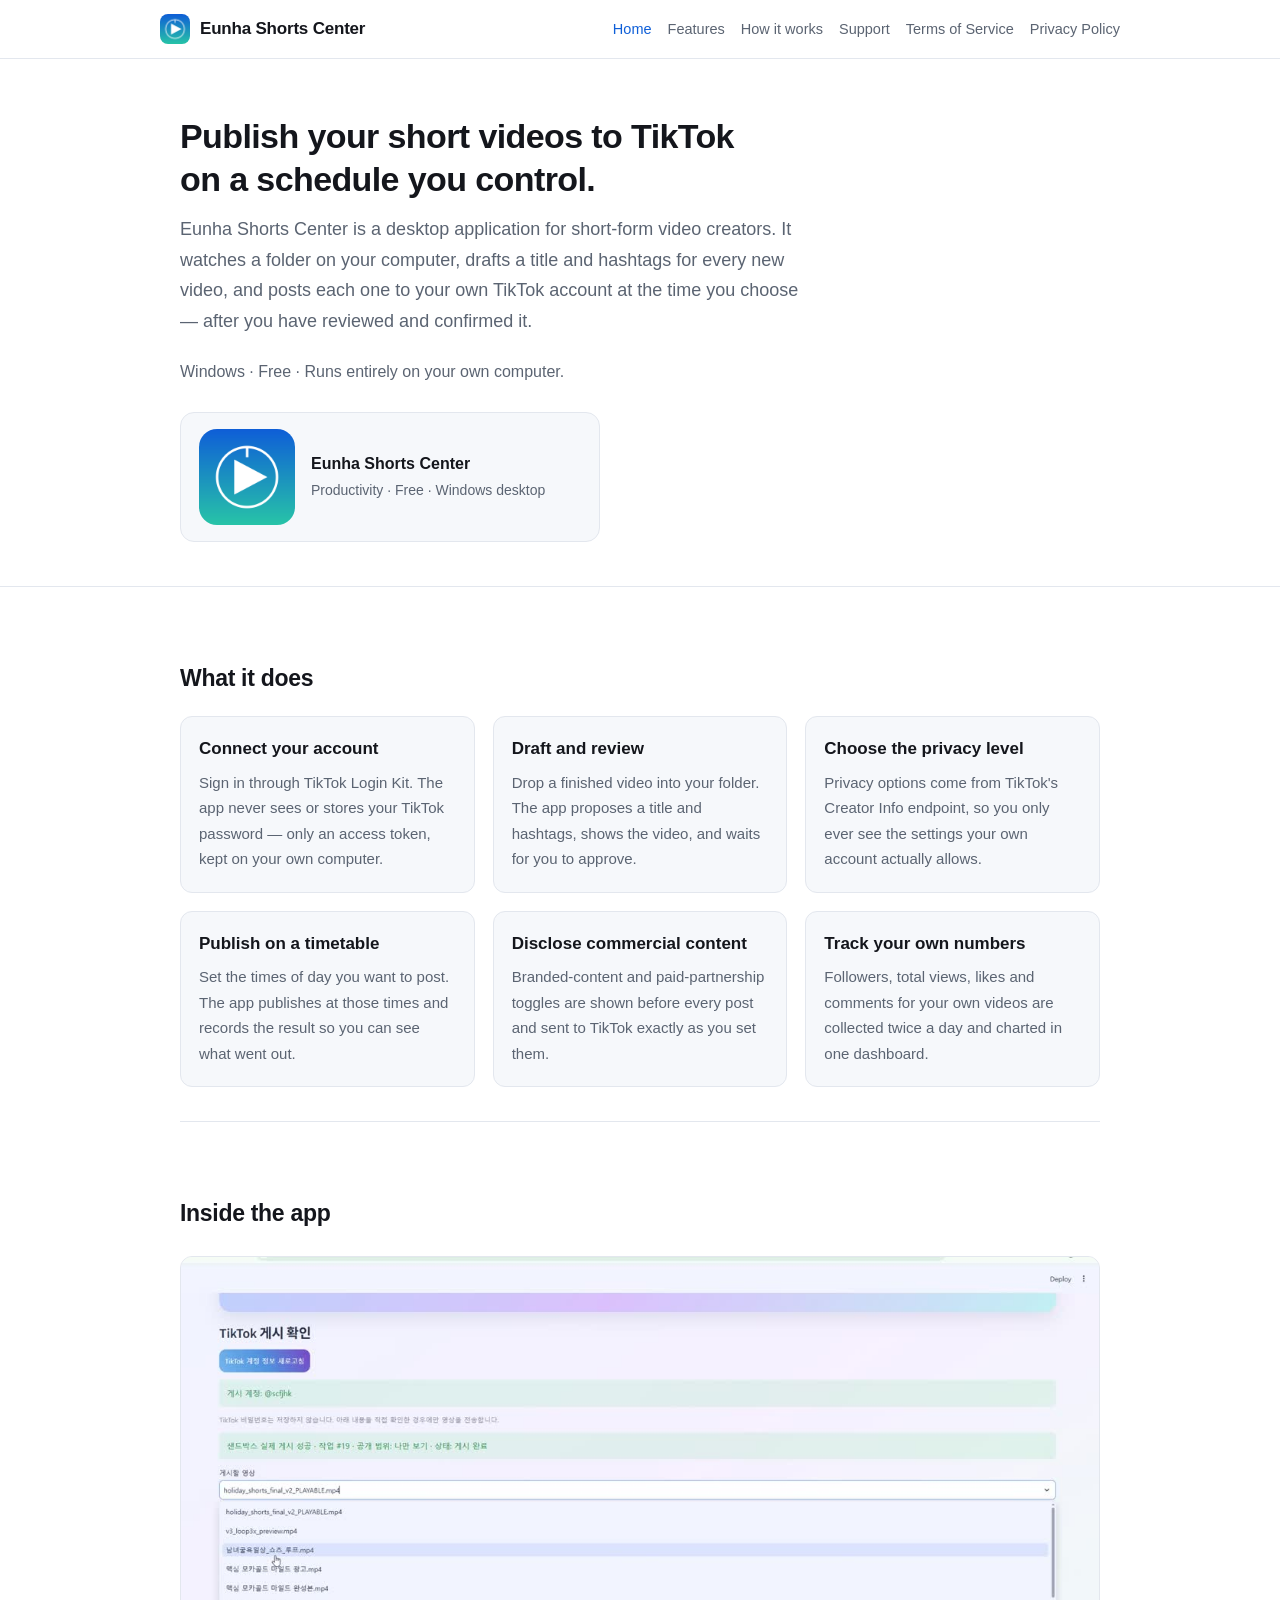
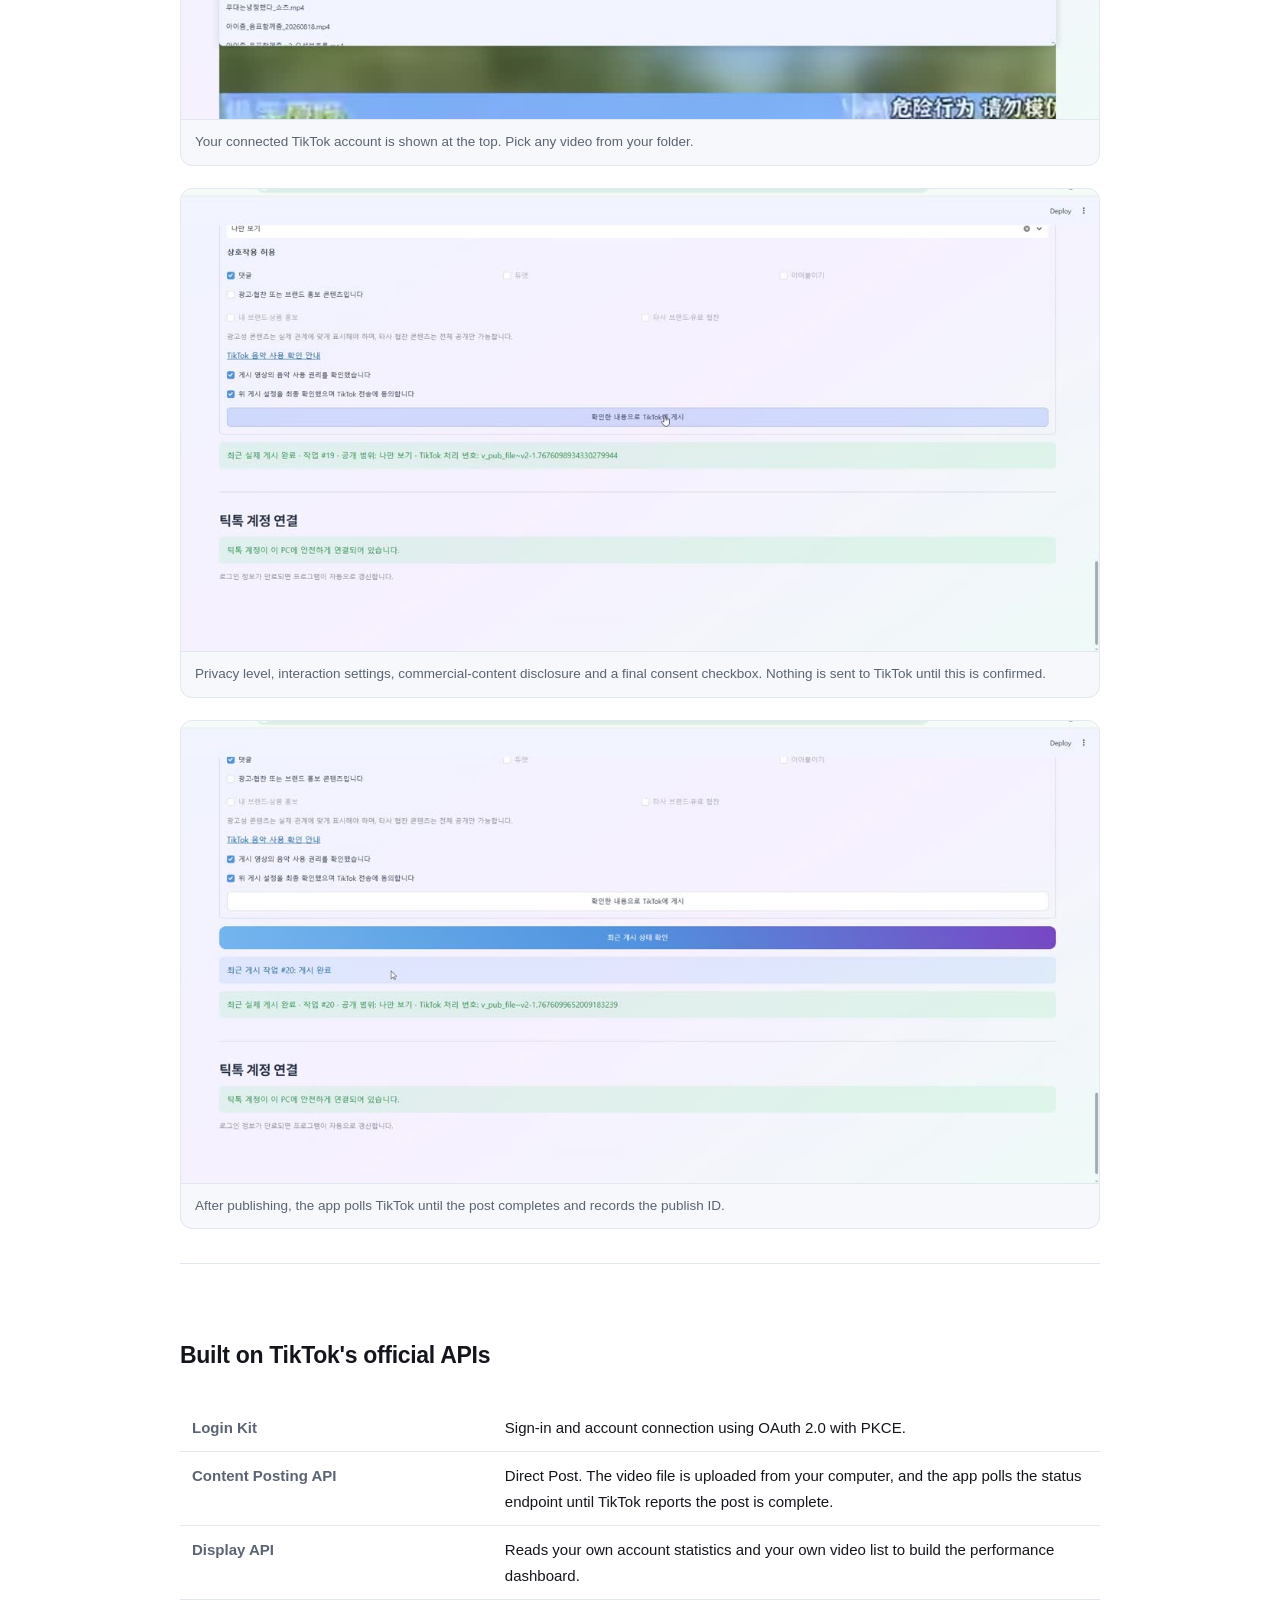
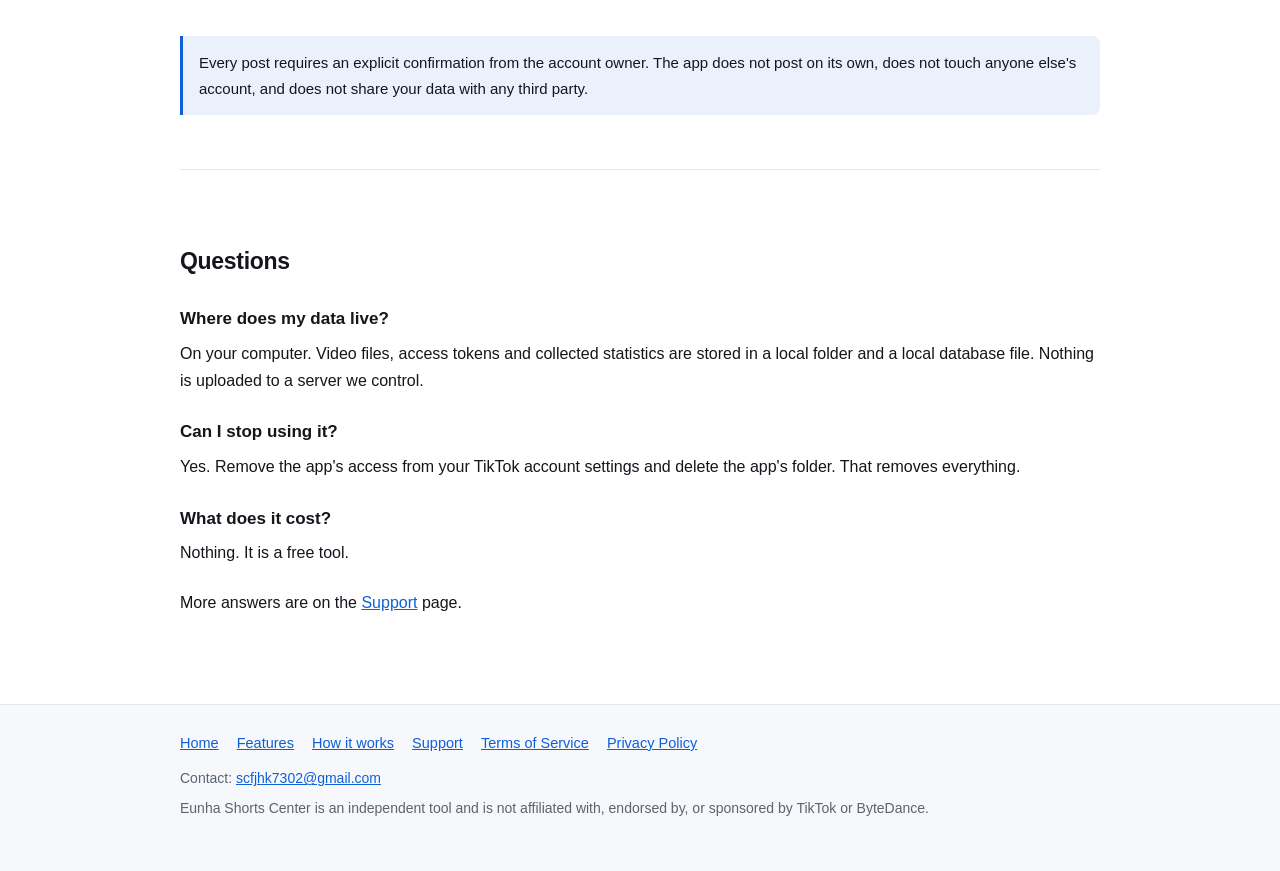
<file: index.html>
<!DOCTYPE html>
<html lang="en">
<head>
<meta charset="utf-8">
<meta name="viewport" content="width=device-width,initial-scale=1">
<title>Eunha Shorts Center — Schedule and publish your short videos to TikTok</title>
<meta name="description" content="Eunha Shorts Center is a desktop scheduling tool for short-form video creators. Connect your TikTok account, review the title, hashtags and privacy level, and publish on your own timetable.">
<link rel="icon" href="favicon.ico" sizes="any">
<link rel="icon" type="image/png" sizes="32x32" href="favicon-32.png">
<link rel="icon" type="image/png" sizes="16x16" href="favicon-16.png">
<link rel="icon" type="image/png" sizes="192x192" href="icon-192.png">
<link rel="icon" type="image/png" sizes="512x512" href="icon-512.png">
<link rel="apple-touch-icon" sizes="180x180" href="apple-touch-icon.png">
<meta name="theme-color" content="#0f5fd8">
<meta property="og:image" content="https://kimyungkook.github.io/eunha-shorts-center/icon-512.png">
<link rel="stylesheet" href="style.css">
</head>
<body>

<header>
  <div class="wrap bar">
    <a class="brand" href="index.html"><img class="logo" src="img/app-icon.png" alt="Eunha Shorts Center app icon" width="30" height="30">Eunha Shorts Center</a>
    <nav>
      <a href="index.html" aria-current="page">Home</a>
      <a href="features.html">Features</a>
      <a href="how-it-works.html">How it works</a>
      <a href="support.html">Support</a>
      <a href="terms.html">Terms of Service</a>
      <a href="privacy.html">Privacy Policy</a>
    </nav>
  </div>
</header>

<div class="hero">
  <div class="wrap">
    <h1>Publish your short videos to TikTok<br>on a schedule you control.</h1>
    <p class="lede">Eunha Shorts Center is a desktop application for short-form video creators.
      It watches a folder on your computer, drafts a title and hashtags for every new video,
      and posts each one to your own TikTok account at the time you choose — after you have
      reviewed and confirmed it.</p>
    <p class="lede" style="font-size:16px">Windows · Free · Runs entirely on your own computer.</p>
    <div class="appid">
      <img src="img/app-icon.png" alt="Eunha Shorts Center app icon" width="96" height="96">
      <div>
        <strong>Eunha Shorts Center</strong>
        <span>Productivity · Free · Windows desktop</span>
      </div>
    </div>
  </div>
</div>

<div class="wrap">

  <section>
    <h2>What it does</h2>
    <div class="grid">
      <div class="card">
        <h3>Connect your account</h3>
        <p>Sign in through TikTok Login Kit. The app never sees or stores your TikTok password —
          only an access token, kept on your own computer.</p>
      </div>
      <div class="card">
        <h3>Draft and review</h3>
        <p>Drop a finished video into your folder. The app proposes a title and hashtags,
          shows the video, and waits for you to approve.</p>
      </div>
      <div class="card">
        <h3>Choose the privacy level</h3>
        <p>Privacy options come from TikTok's Creator Info endpoint, so you only ever see the
          settings your own account actually allows.</p>
      </div>
      <div class="card">
        <h3>Publish on a timetable</h3>
        <p>Set the times of day you want to post. The app publishes at those times and records
          the result so you can see what went out.</p>
      </div>
      <div class="card">
        <h3>Disclose commercial content</h3>
        <p>Branded-content and paid-partnership toggles are shown before every post and sent to
          TikTok exactly as you set them.</p>
      </div>
      <div class="card">
        <h3>Track your own numbers</h3>
        <p>Followers, total views, likes and comments for your own videos are collected twice a
          day and charted in one dashboard.</p>
      </div>
    </div>
  </section>

  <section>
    <h2>Inside the app</h2>

    <figure>
      <img src="img/screen-connect.jpg" alt="The dashboard showing a connected TikTok account and the list of videos ready to publish.">
      <figcaption>Your connected TikTok account is shown at the top. Pick any video from your folder.</figcaption>
    </figure>

    <figure>
      <img src="img/screen-review.jpg" alt="The review screen with privacy level, interaction toggles, commercial content disclosure and the consent checkbox.">
      <figcaption>Privacy level, interaction settings, commercial-content disclosure and a final
        consent checkbox. Nothing is sent to TikTok until this is confirmed.</figcaption>
    </figure>

    <figure>
      <img src="img/screen-result.jpg" alt="The dashboard confirming that the post completed, with the publish ID returned by TikTok.">
      <figcaption>After publishing, the app polls TikTok until the post completes and records the
        publish ID.</figcaption>
    </figure>
  </section>

  <section>
    <h2>Built on TikTok's official APIs</h2>
    <div class="tablewrap">
      <table class="kv">
        <tr><th>Login Kit</th><td>Sign-in and account connection using OAuth 2.0 with PKCE.</td></tr>
        <tr><th>Content Posting API</th><td>Direct Post. The video file is uploaded from your
          computer, and the app polls the status endpoint until TikTok reports the post is
          complete.</td></tr>
        <tr><th>Display API</th><td>Reads your own account statistics and your own video list to
          build the performance dashboard.</td></tr>
      </table>
    </div>
    <p class="note">Every post requires an explicit confirmation from the account owner. The app
      does not post on its own, does not touch anyone else's account, and does not share your data
      with any third party.</p>
  </section>

  <section>
    <h2>Questions</h2>
    <h3>Where does my data live?</h3>
    <p>On your computer. Video files, access tokens and collected statistics are stored in a local
      folder and a local database file. Nothing is uploaded to a server we control.</p>
    <h3>Can I stop using it?</h3>
    <p>Yes. Remove the app's access from your TikTok account settings and delete the app's folder.
      That removes everything.</p>
    <h3>What does it cost?</h3>
    <p>Nothing. It is a free tool.</p>
    <p style="margin-top:22px">More answers are on the <a href="support.html">Support</a> page.</p>
  </section>

</div>

<footer>
  <div class="wrap">
    <div class="fnav">
      <a href="index.html">Home</a>
      <a href="features.html">Features</a>
      <a href="how-it-works.html">How it works</a>
      <a href="support.html">Support</a>
      <a href="terms.html">Terms of Service</a>
      <a href="privacy.html">Privacy Policy</a>
    </div>
    <p>Contact: <a href="mailto:scfjhk7302@gmail.com">scfjhk7302@gmail.com</a></p>
    <p>Eunha Shorts Center is an independent tool and is not affiliated with, endorsed by, or
      sponsored by TikTok or ByteDance.</p>
  </div>
</footer>

</body>
</html>
</file>
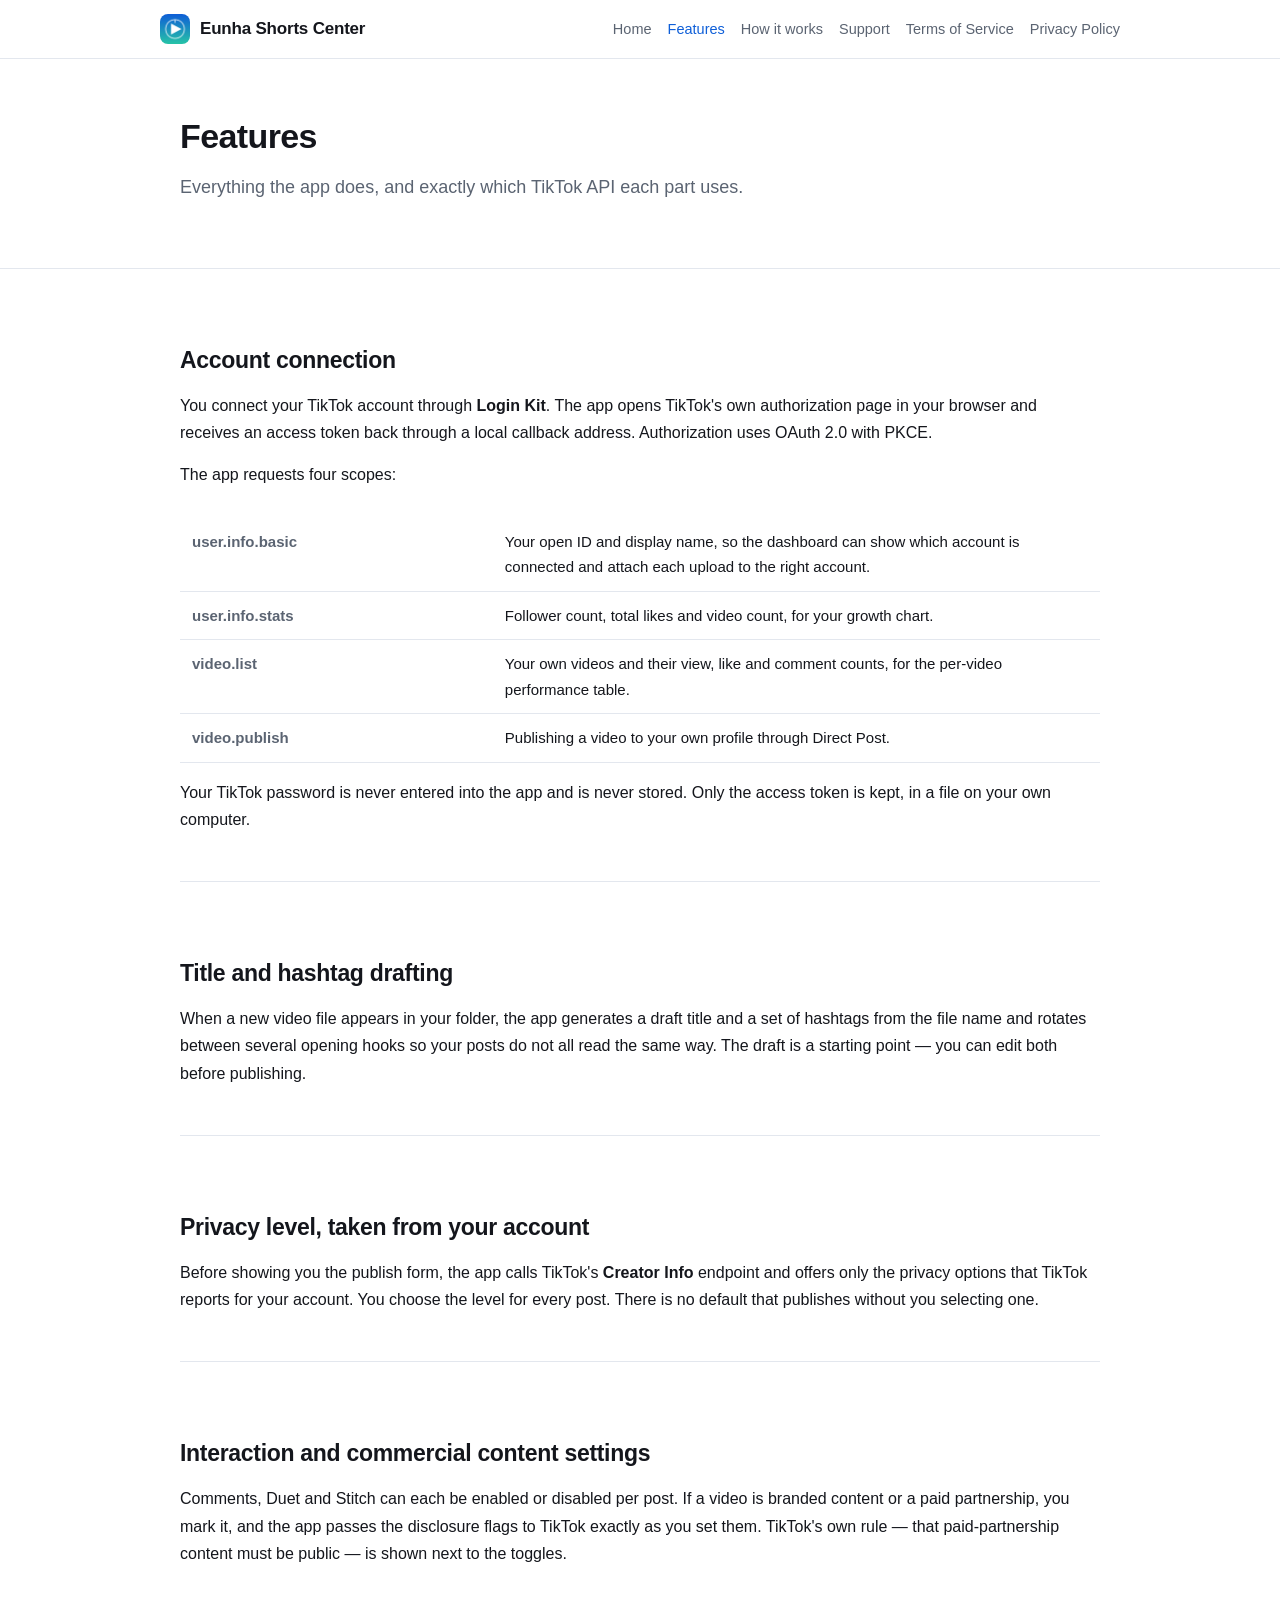
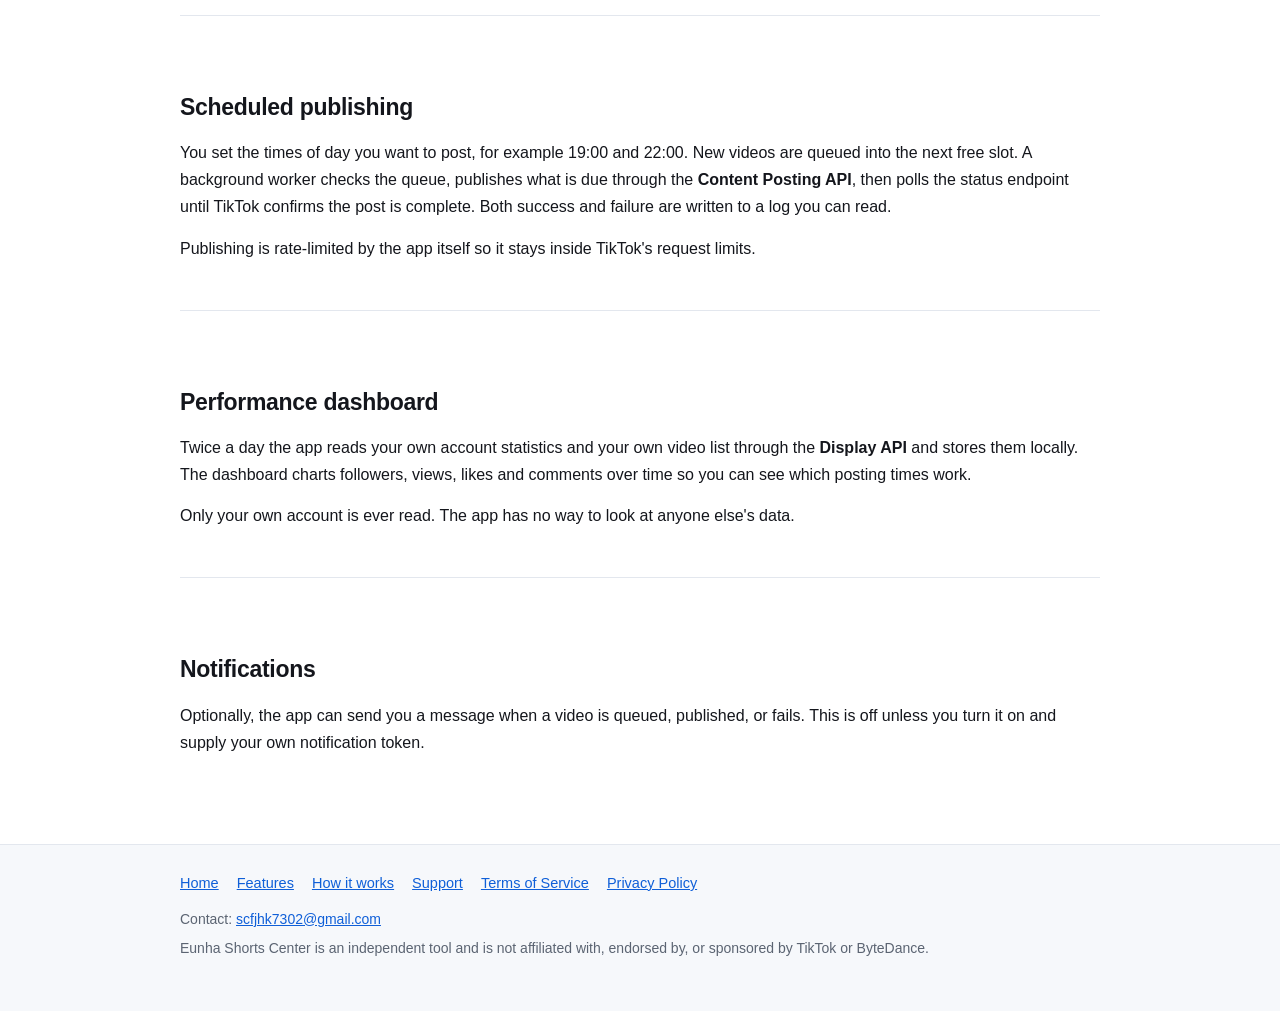
<file: features.html>
<!DOCTYPE html>
<html lang="en">
<head>
<meta charset="utf-8">
<meta name="viewport" content="width=device-width,initial-scale=1">
<title>Features — Eunha Shorts Center</title>
<meta name="description" content="What Eunha Shorts Center does: account connection, metadata drafting, privacy control, scheduled publishing, commercial content disclosure and performance tracking.">
<link rel="icon" href="favicon.ico" sizes="any">
<link rel="icon" type="image/png" sizes="32x32" href="favicon-32.png">
<link rel="icon" type="image/png" sizes="16x16" href="favicon-16.png">
<link rel="icon" type="image/png" sizes="192x192" href="icon-192.png">
<link rel="icon" type="image/png" sizes="512x512" href="icon-512.png">
<link rel="apple-touch-icon" sizes="180x180" href="apple-touch-icon.png">
<meta name="theme-color" content="#0f5fd8">
<meta property="og:image" content="https://kimyungkook.github.io/eunha-shorts-center/icon-512.png">
<link rel="stylesheet" href="style.css">
</head>
<body>

<header>
  <div class="wrap bar">
    <a class="brand" href="index.html"><img class="logo" src="img/app-icon.png" alt="Eunha Shorts Center app icon" width="30" height="30">Eunha Shorts Center</a>
    <nav>
      <a href="index.html">Home</a>
      <a href="features.html" aria-current="page">Features</a>
      <a href="how-it-works.html">How it works</a>
      <a href="support.html">Support</a>
      <a href="terms.html">Terms of Service</a>
      <a href="privacy.html">Privacy Policy</a>
    </nav>
  </div>
</header>

<div class="hero">
  <div class="wrap">
    <h1>Features</h1>
    <p class="lede">Everything the app does, and exactly which TikTok API each part uses.</p>
  </div>
</div>

<div class="wrap">

  <section>
    <h2>Account connection</h2>
    <p>You connect your TikTok account through <strong>Login Kit</strong>. The app opens TikTok's own
      authorization page in your browser and receives an access token back through a local callback
      address. Authorization uses OAuth 2.0 with PKCE.</p>
    <p>The app requests four scopes:</p>
    <div class="tablewrap">
      <table class="kv">
        <tr><th>user.info.basic</th><td>Your open ID and display name, so the dashboard can show which
          account is connected and attach each upload to the right account.</td></tr>
        <tr><th>user.info.stats</th><td>Follower count, total likes and video count, for your growth
          chart.</td></tr>
        <tr><th>video.list</th><td>Your own videos and their view, like and comment counts, for the
          per-video performance table.</td></tr>
        <tr><th>video.publish</th><td>Publishing a video to your own profile through Direct Post.</td></tr>
      </table>
    </div>
    <p>Your TikTok password is never entered into the app and is never stored. Only the access token
      is kept, in a file on your own computer.</p>
  </section>

  <section>
    <h2>Title and hashtag drafting</h2>
    <p>When a new video file appears in your folder, the app generates a draft title and a set of
      hashtags from the file name and rotates between several opening hooks so your posts do not all
      read the same way. The draft is a starting point — you can edit both before publishing.</p>
  </section>

  <section>
    <h2>Privacy level, taken from your account</h2>
    <p>Before showing you the publish form, the app calls TikTok's <strong>Creator Info</strong>
      endpoint and offers only the privacy options that TikTok reports for your account. You choose
      the level for every post. There is no default that publishes without you selecting one.</p>
  </section>

  <section>
    <h2>Interaction and commercial content settings</h2>
    <p>Comments, Duet and Stitch can each be enabled or disabled per post. If a video is branded
      content or a paid partnership, you mark it, and the app passes the disclosure flags to TikTok
      exactly as you set them. TikTok's own rule — that paid-partnership content must be public — is
      shown next to the toggles.</p>
  </section>

  <section>
    <h2>Scheduled publishing</h2>
    <p>You set the times of day you want to post, for example 19:00 and 22:00. New videos are queued
      into the next free slot. A background worker checks the queue, publishes what is due through
      the <strong>Content Posting API</strong>, then polls the status endpoint until TikTok confirms
      the post is complete. Both success and failure are written to a log you can read.</p>
    <p>Publishing is rate-limited by the app itself so it stays inside TikTok's request limits.</p>
  </section>

  <section>
    <h2>Performance dashboard</h2>
    <p>Twice a day the app reads your own account statistics and your own video list through the
      <strong>Display API</strong> and stores them locally. The dashboard charts followers, views,
      likes and comments over time so you can see which posting times work.</p>
    <p>Only your own account is ever read. The app has no way to look at anyone else's data.</p>
  </section>

  <section>
    <h2>Notifications</h2>
    <p>Optionally, the app can send you a message when a video is queued, published, or fails. This
      is off unless you turn it on and supply your own notification token.</p>
  </section>

</div>

<footer>
  <div class="wrap">
    <div class="fnav">
      <a href="index.html">Home</a>
      <a href="features.html">Features</a>
      <a href="how-it-works.html">How it works</a>
      <a href="support.html">Support</a>
      <a href="terms.html">Terms of Service</a>
      <a href="privacy.html">Privacy Policy</a>
    </div>
    <p>Contact: <a href="mailto:scfjhk7302@gmail.com">scfjhk7302@gmail.com</a></p>
    <p>Eunha Shorts Center is an independent tool and is not affiliated with, endorsed by, or
      sponsored by TikTok or ByteDance.</p>
  </div>
</footer>

</body>
</html>
</file>
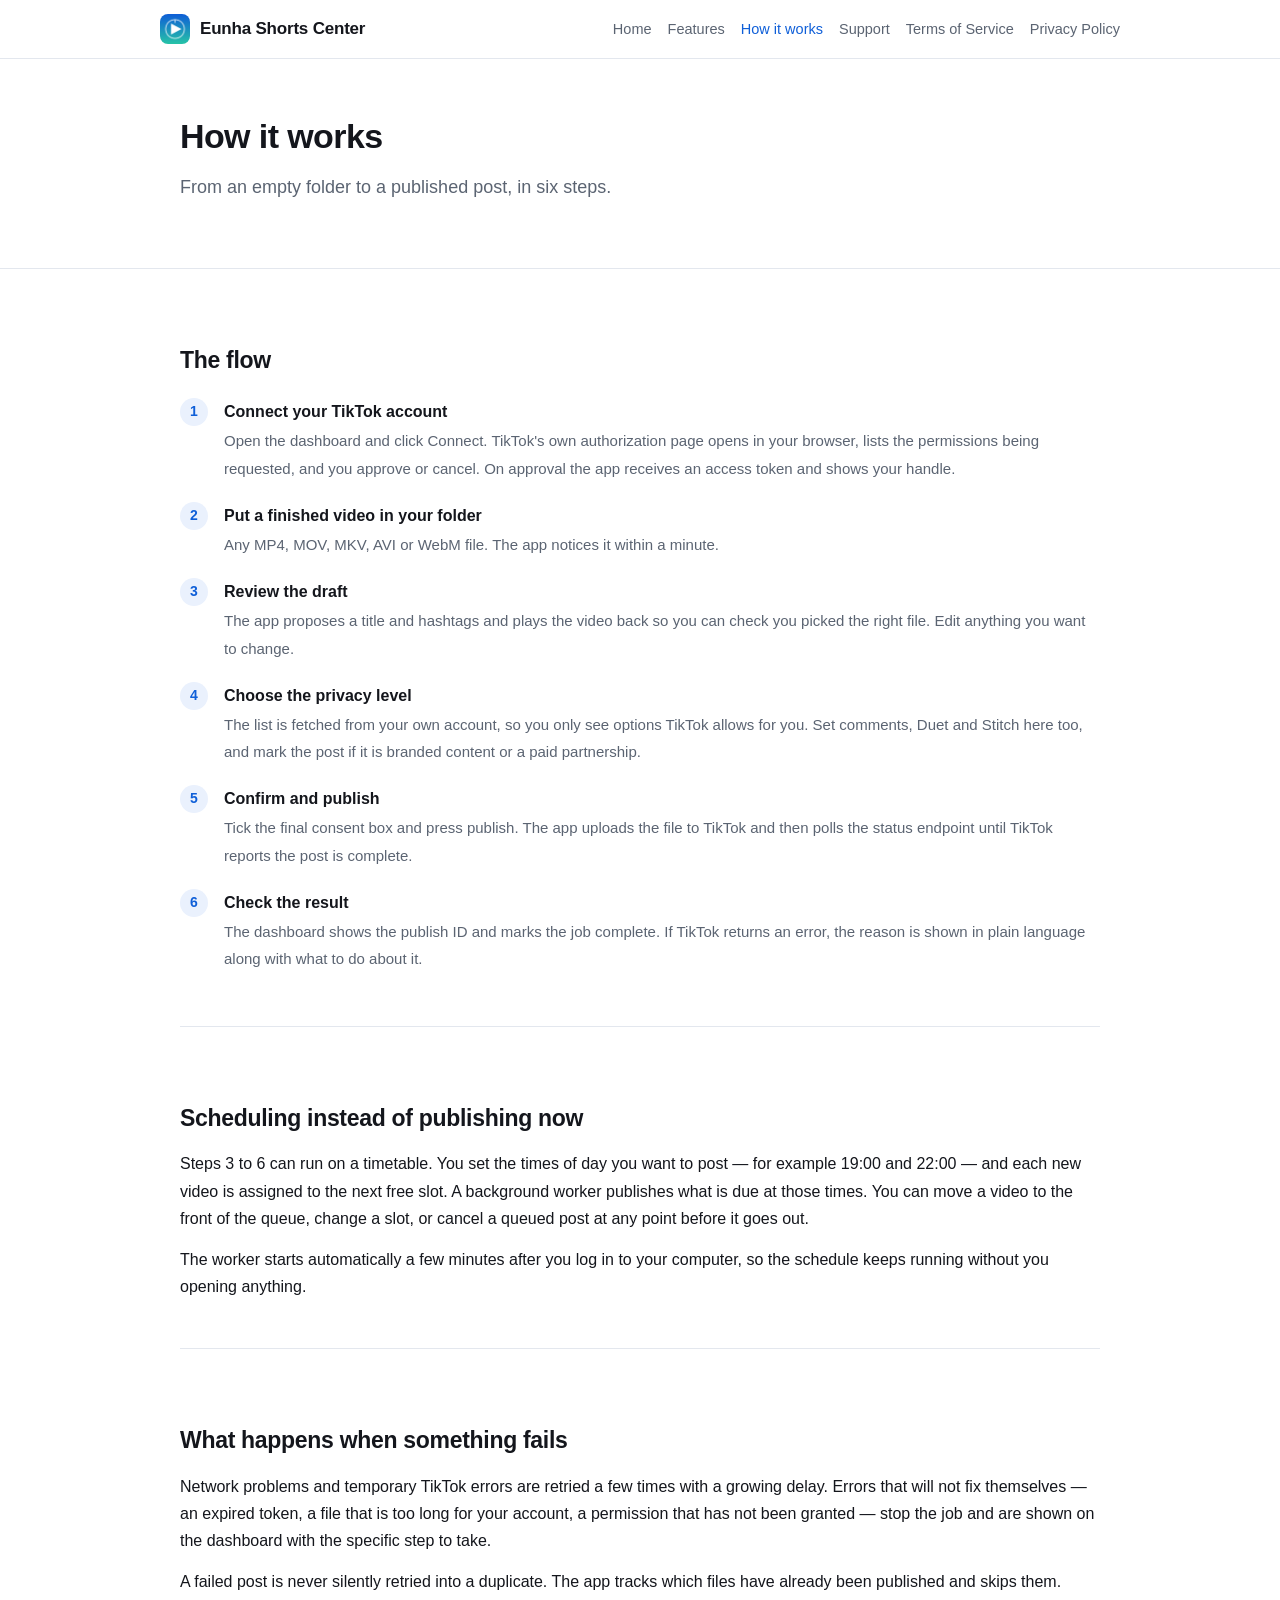
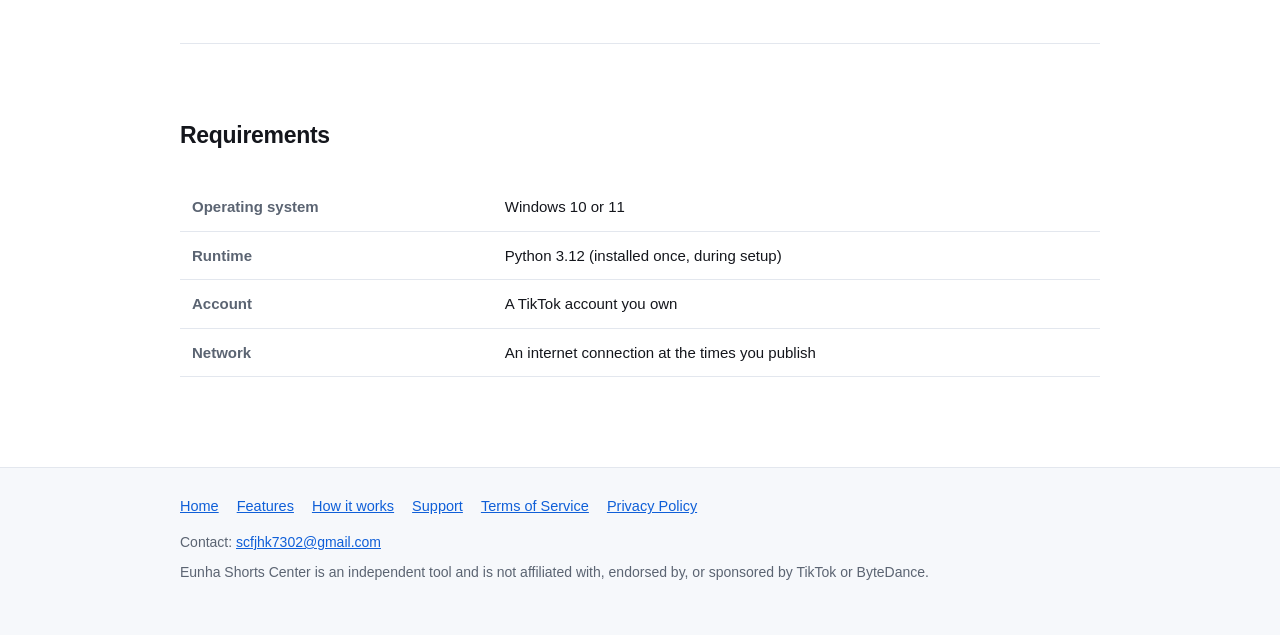
<file: how-it-works.html>
<!DOCTYPE html>
<html lang="en">
<head>
<meta charset="utf-8">
<meta name="viewport" content="width=device-width,initial-scale=1">
<title>How it works — Eunha Shorts Center</title>
<meta name="description" content="Step by step: connect your TikTok account, add a video, review the post, choose the privacy level, publish, and check the result.">
<link rel="icon" href="favicon.ico" sizes="any">
<link rel="icon" type="image/png" sizes="32x32" href="favicon-32.png">
<link rel="icon" type="image/png" sizes="16x16" href="favicon-16.png">
<link rel="icon" type="image/png" sizes="192x192" href="icon-192.png">
<link rel="icon" type="image/png" sizes="512x512" href="icon-512.png">
<link rel="apple-touch-icon" sizes="180x180" href="apple-touch-icon.png">
<meta name="theme-color" content="#0f5fd8">
<meta property="og:image" content="https://kimyungkook.github.io/eunha-shorts-center/icon-512.png">
<link rel="stylesheet" href="style.css">
</head>
<body>

<header>
  <div class="wrap bar">
    <a class="brand" href="index.html"><img class="logo" src="img/app-icon.png" alt="Eunha Shorts Center app icon" width="30" height="30">Eunha Shorts Center</a>
    <nav>
      <a href="index.html">Home</a>
      <a href="features.html">Features</a>
      <a href="how-it-works.html" aria-current="page">How it works</a>
      <a href="support.html">Support</a>
      <a href="terms.html">Terms of Service</a>
      <a href="privacy.html">Privacy Policy</a>
    </nav>
  </div>
</header>

<div class="hero">
  <div class="wrap">
    <h1>How it works</h1>
    <p class="lede">From an empty folder to a published post, in six steps.</p>
  </div>
</div>

<div class="wrap">

  <section>
    <h2>The flow</h2>
    <ol class="steps">
      <li><strong>Connect your TikTok account</strong>
        <span>Open the dashboard and click Connect. TikTok's own authorization page opens in your
        browser, lists the permissions being requested, and you approve or cancel. On approval the
        app receives an access token and shows your handle.</span></li>

      <li><strong>Put a finished video in your folder</strong>
        <span>Any MP4, MOV, MKV, AVI or WebM file. The app notices it within a minute.</span></li>

      <li><strong>Review the draft</strong>
        <span>The app proposes a title and hashtags and plays the video back so you can check you
        picked the right file. Edit anything you want to change.</span></li>

      <li><strong>Choose the privacy level</strong>
        <span>The list is fetched from your own account, so you only see options TikTok allows for
        you. Set comments, Duet and Stitch here too, and mark the post if it is branded content or a
        paid partnership.</span></li>

      <li><strong>Confirm and publish</strong>
        <span>Tick the final consent box and press publish. The app uploads the file to TikTok and
        then polls the status endpoint until TikTok reports the post is complete.</span></li>

      <li><strong>Check the result</strong>
        <span>The dashboard shows the publish ID and marks the job complete. If TikTok returns an
        error, the reason is shown in plain language along with what to do about it.</span></li>
    </ol>
  </section>

  <section>
    <h2>Scheduling instead of publishing now</h2>
    <p>Steps 3 to 6 can run on a timetable. You set the times of day you want to post — for example
      19:00 and 22:00 — and each new video is assigned to the next free slot. A background worker
      publishes what is due at those times. You can move a video to the front of the queue, change a
      slot, or cancel a queued post at any point before it goes out.</p>
    <p>The worker starts automatically a few minutes after you log in to your computer, so the
      schedule keeps running without you opening anything.</p>
  </section>

  <section>
    <h2>What happens when something fails</h2>
    <p>Network problems and temporary TikTok errors are retried a few times with a growing delay.
      Errors that will not fix themselves — an expired token, a file that is too long for your
      account, a permission that has not been granted — stop the job and are shown on the dashboard
      with the specific step to take.</p>
    <p>A failed post is never silently retried into a duplicate. The app tracks which files have
      already been published and skips them.</p>
  </section>

  <section>
    <h2>Requirements</h2>
    <div class="tablewrap">
      <table class="kv">
        <tr><th>Operating system</th><td>Windows 10 or 11</td></tr>
        <tr><th>Runtime</th><td>Python 3.12 (installed once, during setup)</td></tr>
        <tr><th>Account</th><td>A TikTok account you own</td></tr>
        <tr><th>Network</th><td>An internet connection at the times you publish</td></tr>
      </table>
    </div>
  </section>

</div>

<footer>
  <div class="wrap">
    <div class="fnav">
      <a href="index.html">Home</a>
      <a href="features.html">Features</a>
      <a href="how-it-works.html">How it works</a>
      <a href="support.html">Support</a>
      <a href="terms.html">Terms of Service</a>
      <a href="privacy.html">Privacy Policy</a>
    </div>
    <p>Contact: <a href="mailto:scfjhk7302@gmail.com">scfjhk7302@gmail.com</a></p>
    <p>Eunha Shorts Center is an independent tool and is not affiliated with, endorsed by, or
      sponsored by TikTok or ByteDance.</p>
  </div>
</footer>

</body>
</html>
</file>
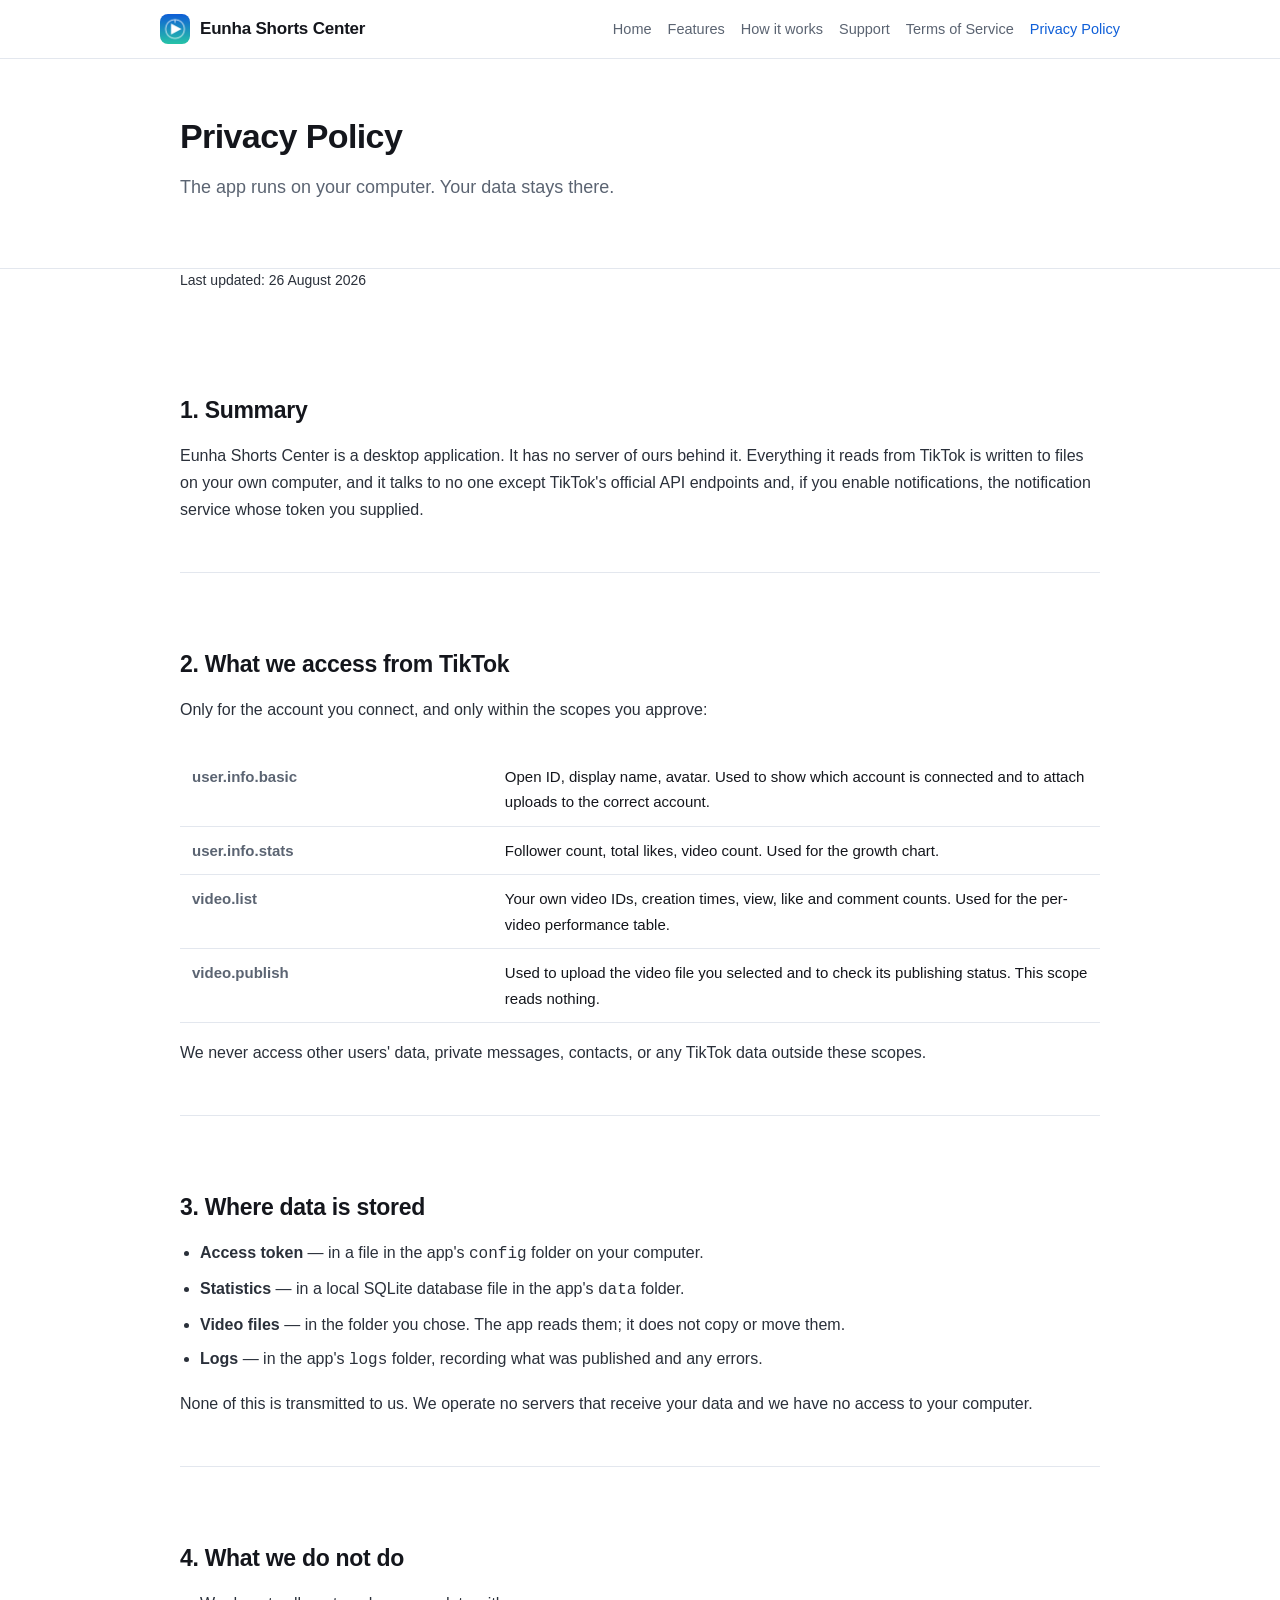
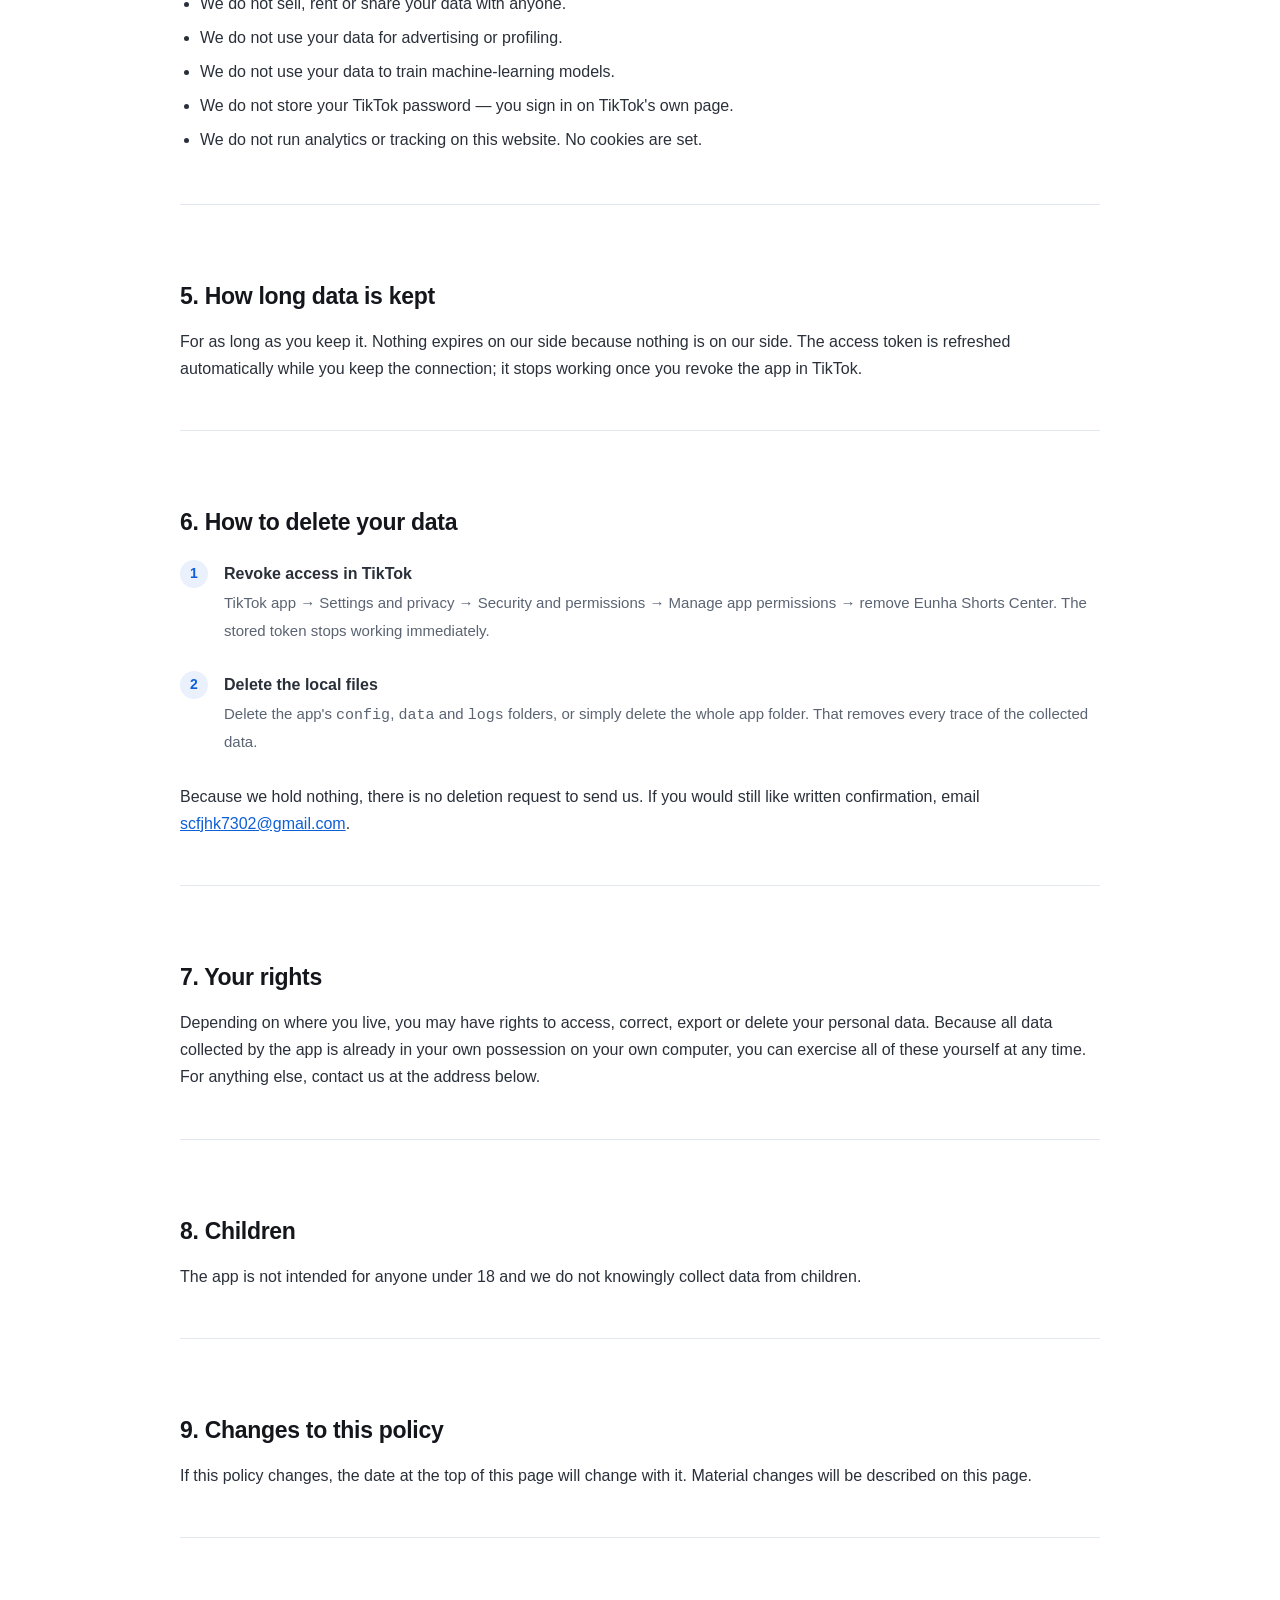
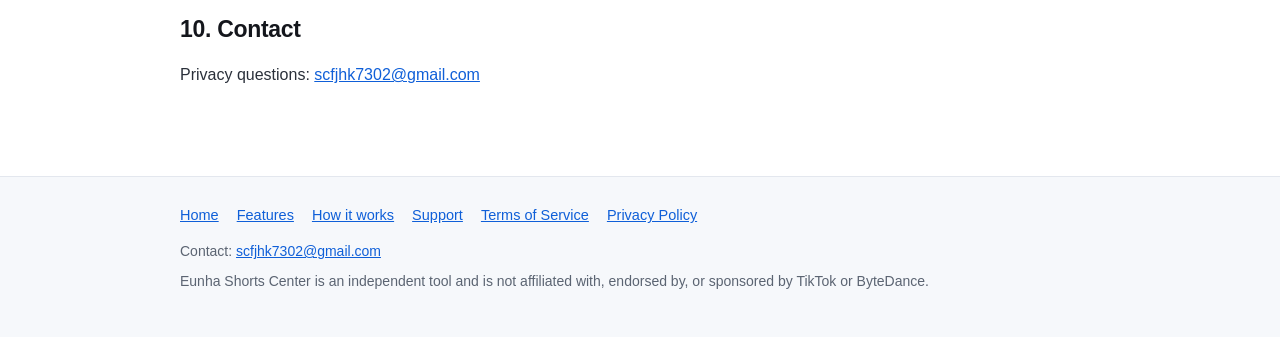
<file: privacy.html>
<!DOCTYPE html>
<html lang="en">
<head>
<meta charset="utf-8">
<meta name="viewport" content="width=device-width,initial-scale=1">
<title>Privacy Policy — Eunha Shorts Center</title>
<meta name="description" content="What data Eunha Shorts Center reads from TikTok, where it is stored, how long it is kept, and how to delete it.">
<link rel="icon" href="favicon.ico" sizes="any">
<link rel="icon" type="image/png" sizes="32x32" href="favicon-32.png">
<link rel="icon" type="image/png" sizes="16x16" href="favicon-16.png">
<link rel="icon" type="image/png" sizes="192x192" href="icon-192.png">
<link rel="icon" type="image/png" sizes="512x512" href="icon-512.png">
<link rel="apple-touch-icon" sizes="180x180" href="apple-touch-icon.png">
<meta name="theme-color" content="#0f5fd8">
<meta property="og:image" content="https://kimyungkook.github.io/eunha-shorts-center/icon-512.png">
<link rel="stylesheet" href="style.css">
</head>
<body>

<header>
  <div class="wrap bar">
    <a class="brand" href="index.html"><img class="logo" src="img/app-icon.png" alt="Eunha Shorts Center app icon" width="30" height="30">Eunha Shorts Center</a>
    <nav>
      <a href="index.html">Home</a>
      <a href="features.html">Features</a>
      <a href="how-it-works.html">How it works</a>
      <a href="support.html">Support</a>
      <a href="terms.html">Terms of Service</a>
      <a href="privacy.html" aria-current="page">Privacy Policy</a>
    </nav>
  </div>
</header>

<div class="hero">
  <div class="wrap">
    <h1>Privacy Policy</h1>
    <p class="lede">The app runs on your computer. Your data stays there.</p>
  </div>
</div>

<div class="wrap legal">
  <p class="updated">Last updated: 26 August 2026</p>

  <section>
    <h2>1. Summary</h2>
    <p>Eunha Shorts Center is a desktop application. It has no server of ours behind it. Everything
      it reads from TikTok is written to files on your own computer, and it talks to no one except
      TikTok's official API endpoints and, if you enable notifications, the notification service
      whose token you supplied.</p>
  </section>

  <section>
    <h2>2. What we access from TikTok</h2>
    <p>Only for the account you connect, and only within the scopes you approve:</p>
    <div class="tablewrap">
      <table class="kv">
        <tr><th>user.info.basic</th><td>Open ID, display name, avatar. Used to show which account is
          connected and to attach uploads to the correct account.</td></tr>
        <tr><th>user.info.stats</th><td>Follower count, total likes, video count. Used for the growth
          chart.</td></tr>
        <tr><th>video.list</th><td>Your own video IDs, creation times, view, like and comment counts.
          Used for the per-video performance table.</td></tr>
        <tr><th>video.publish</th><td>Used to upload the video file you selected and to check its
          publishing status. This scope reads nothing.</td></tr>
      </table>
    </div>
    <p>We never access other users' data, private messages, contacts, or any TikTok data outside
      these scopes.</p>
  </section>

  <section>
    <h2>3. Where data is stored</h2>
    <ul>
      <li><strong>Access token</strong> — in a file in the app's <code>config</code> folder on your
        computer.</li>
      <li><strong>Statistics</strong> — in a local SQLite database file in the app's
        <code>data</code> folder.</li>
      <li><strong>Video files</strong> — in the folder you chose. The app reads them; it does not
        copy or move them.</li>
      <li><strong>Logs</strong> — in the app's <code>logs</code> folder, recording what was
        published and any errors.</li>
    </ul>
    <p>None of this is transmitted to us. We operate no servers that receive your data and we have
      no access to your computer.</p>
  </section>

  <section>
    <h2>4. What we do not do</h2>
    <ul>
      <li>We do not sell, rent or share your data with anyone.</li>
      <li>We do not use your data for advertising or profiling.</li>
      <li>We do not use your data to train machine-learning models.</li>
      <li>We do not store your TikTok password — you sign in on TikTok's own page.</li>
      <li>We do not run analytics or tracking on this website. No cookies are set.</li>
    </ul>
  </section>

  <section>
    <h2>5. How long data is kept</h2>
    <p>For as long as you keep it. Nothing expires on our side because nothing is on our side. The
      access token is refreshed automatically while you keep the connection; it stops working once
      you revoke the app in TikTok.</p>
  </section>

  <section>
    <h2>6. How to delete your data</h2>
    <ol class="steps">
      <li><strong>Revoke access in TikTok</strong>
        <span>TikTok app → Settings and privacy → Security and permissions → Manage app permissions
        → remove Eunha Shorts Center. The stored token stops working immediately.</span></li>
      <li><strong>Delete the local files</strong>
        <span>Delete the app's <code>config</code>, <code>data</code> and <code>logs</code> folders,
        or simply delete the whole app folder. That removes every trace of the collected
        data.</span></li>
    </ol>
    <p>Because we hold nothing, there is no deletion request to send us. If you would still like
      written confirmation, email
      <a href="mailto:scfjhk7302@gmail.com">scfjhk7302@gmail.com</a>.</p>
  </section>

  <section>
    <h2>7. Your rights</h2>
    <p>Depending on where you live, you may have rights to access, correct, export or delete your
      personal data. Because all data collected by the app is already in your own possession on your
      own computer, you can exercise all of these yourself at any time. For anything else, contact
      us at the address below.</p>
  </section>

  <section>
    <h2>8. Children</h2>
    <p>The app is not intended for anyone under 18 and we do not knowingly collect data from
      children.</p>
  </section>

  <section>
    <h2>9. Changes to this policy</h2>
    <p>If this policy changes, the date at the top of this page will change with it. Material
      changes will be described on this page.</p>
  </section>

  <section>
    <h2>10. Contact</h2>
    <p>Privacy questions: <a href="mailto:scfjhk7302@gmail.com">scfjhk7302@gmail.com</a></p>
  </section>
</div>

<footer>
  <div class="wrap">
    <div class="fnav">
      <a href="index.html">Home</a>
      <a href="features.html">Features</a>
      <a href="how-it-works.html">How it works</a>
      <a href="support.html">Support</a>
      <a href="terms.html">Terms of Service</a>
      <a href="privacy.html">Privacy Policy</a>
    </div>
    <p>Contact: <a href="mailto:scfjhk7302@gmail.com">scfjhk7302@gmail.com</a></p>
    <p>Eunha Shorts Center is an independent tool and is not affiliated with, endorsed by, or
      sponsored by TikTok or ByteDance.</p>
  </div>
</footer>

</body>
</html>
</file>
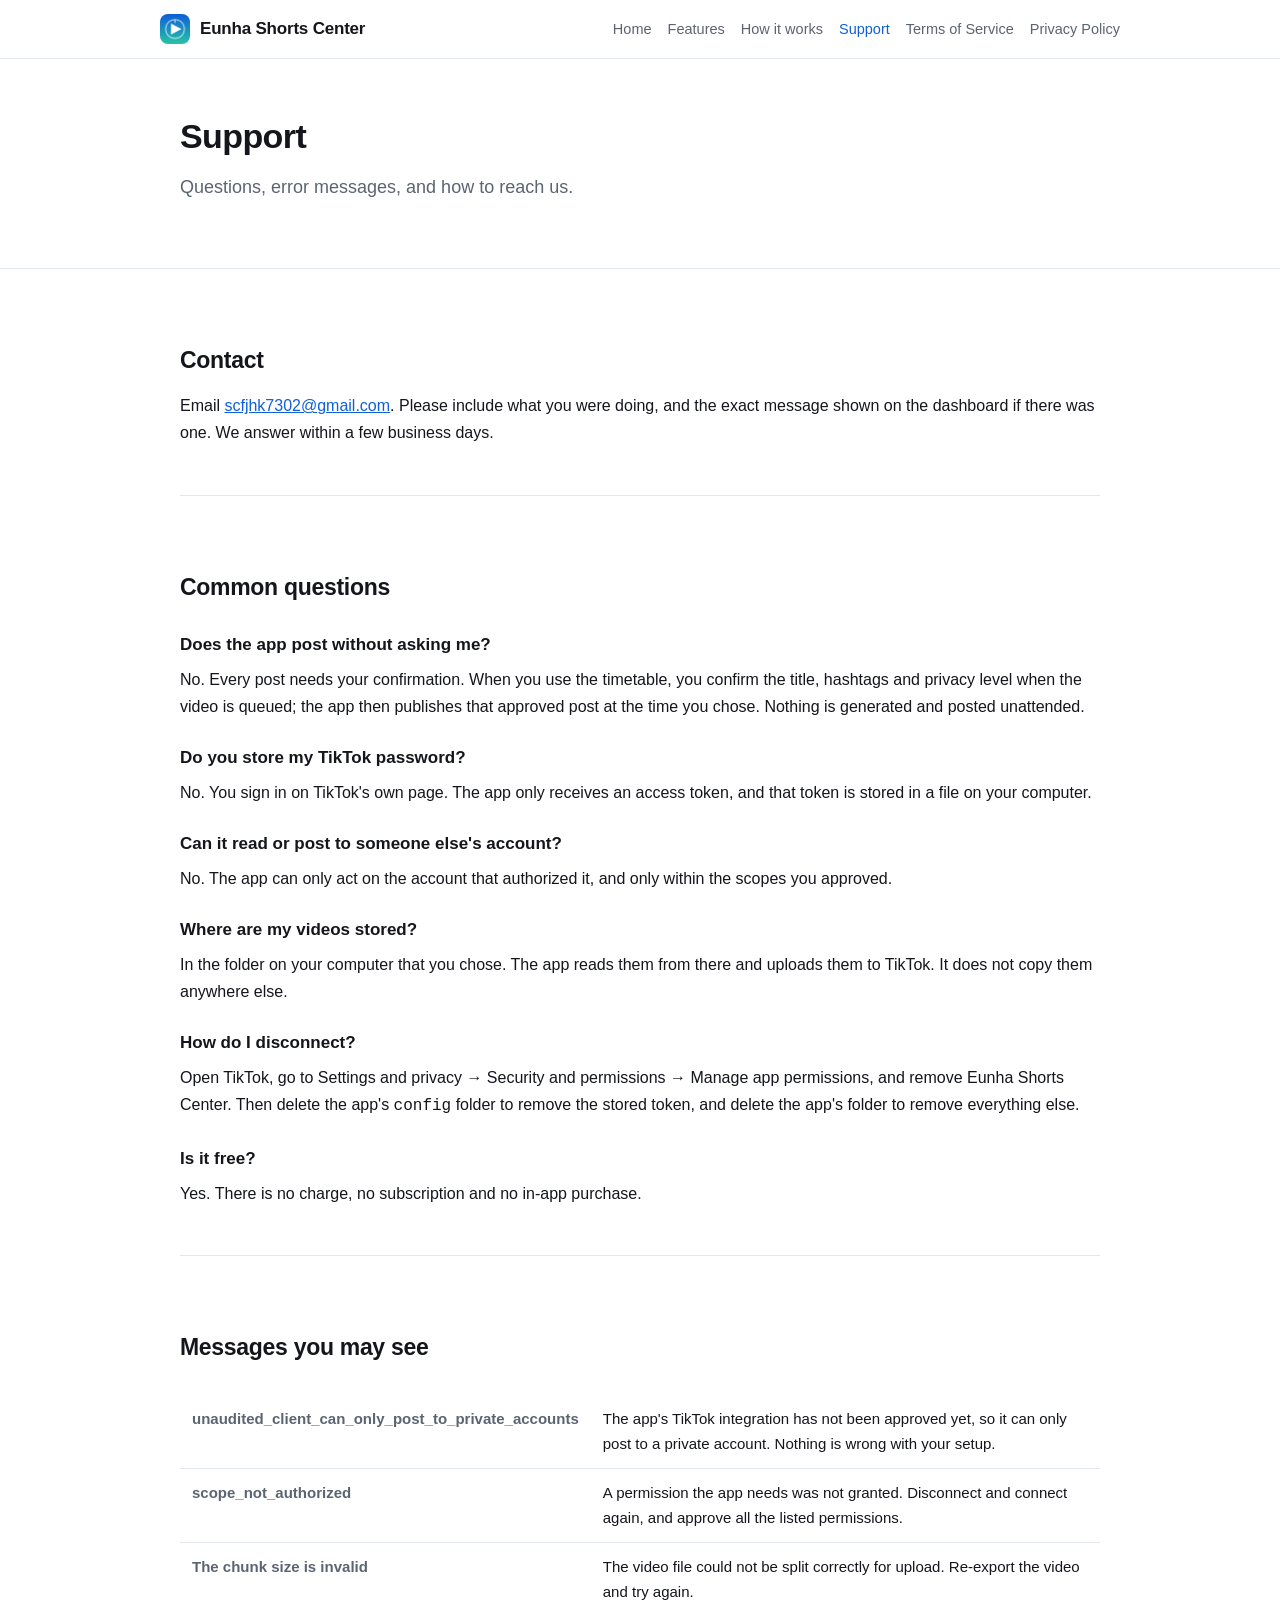
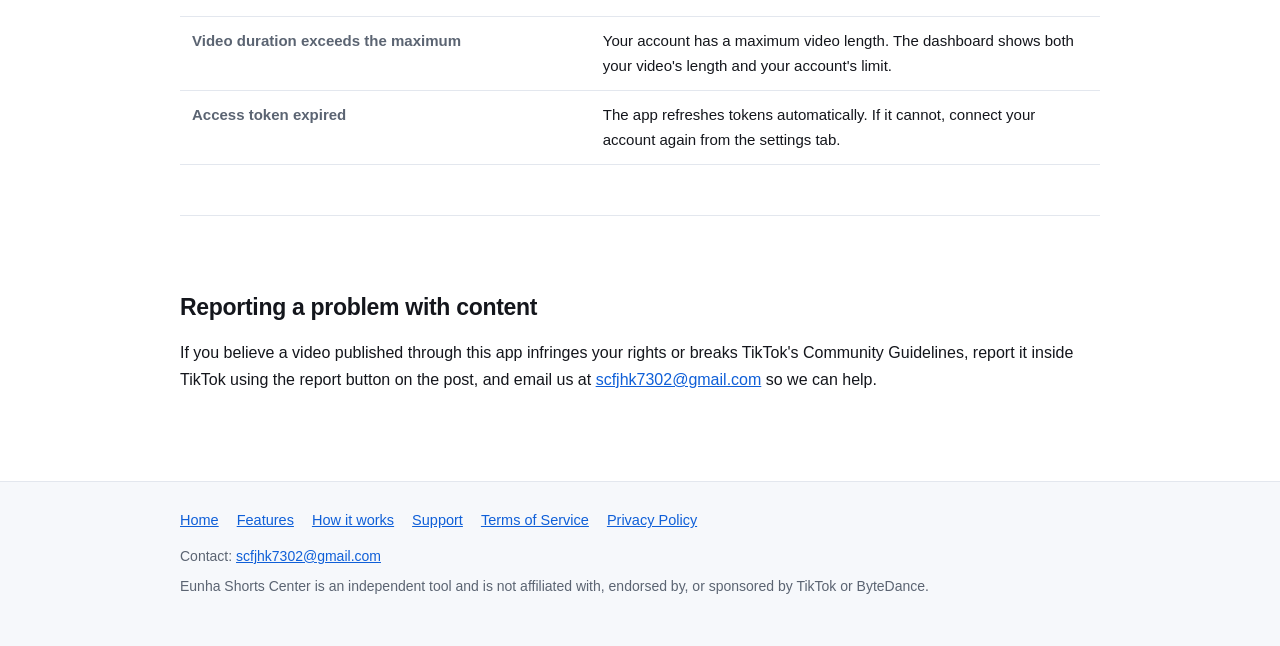
<file: support.html>
<!DOCTYPE html>
<html lang="en">
<head>
<meta charset="utf-8">
<meta name="viewport" content="width=device-width,initial-scale=1">
<title>Support — Eunha Shorts Center</title>
<meta name="description" content="Common questions about Eunha Shorts Center, error messages and what they mean, how to disconnect your TikTok account, and how to contact us.">
<link rel="icon" href="favicon.ico" sizes="any">
<link rel="icon" type="image/png" sizes="32x32" href="favicon-32.png">
<link rel="icon" type="image/png" sizes="16x16" href="favicon-16.png">
<link rel="icon" type="image/png" sizes="192x192" href="icon-192.png">
<link rel="icon" type="image/png" sizes="512x512" href="icon-512.png">
<link rel="apple-touch-icon" sizes="180x180" href="apple-touch-icon.png">
<meta name="theme-color" content="#0f5fd8">
<meta property="og:image" content="https://kimyungkook.github.io/eunha-shorts-center/icon-512.png">
<link rel="stylesheet" href="style.css">
</head>
<body>

<header>
  <div class="wrap bar">
    <a class="brand" href="index.html"><img class="logo" src="img/app-icon.png" alt="Eunha Shorts Center app icon" width="30" height="30">Eunha Shorts Center</a>
    <nav>
      <a href="index.html">Home</a>
      <a href="features.html">Features</a>
      <a href="how-it-works.html">How it works</a>
      <a href="support.html" aria-current="page">Support</a>
      <a href="terms.html">Terms of Service</a>
      <a href="privacy.html">Privacy Policy</a>
    </nav>
  </div>
</header>

<div class="hero">
  <div class="wrap">
    <h1>Support</h1>
    <p class="lede">Questions, error messages, and how to reach us.</p>
  </div>
</div>

<div class="wrap">

  <section>
    <h2>Contact</h2>
    <p>Email <a href="mailto:scfjhk7302@gmail.com">scfjhk7302@gmail.com</a>. Please include what you
      were doing, and the exact message shown on the dashboard if there was one. We answer within a
      few business days.</p>
  </section>

  <section>
    <h2>Common questions</h2>

    <h3>Does the app post without asking me?</h3>
    <p>No. Every post needs your confirmation. When you use the timetable, you confirm the title,
      hashtags and privacy level when the video is queued; the app then publishes that approved post
      at the time you chose. Nothing is generated and posted unattended.</p>

    <h3>Do you store my TikTok password?</h3>
    <p>No. You sign in on TikTok's own page. The app only receives an access token, and that token
      is stored in a file on your computer.</p>

    <h3>Can it read or post to someone else's account?</h3>
    <p>No. The app can only act on the account that authorized it, and only within the scopes you
      approved.</p>

    <h3>Where are my videos stored?</h3>
    <p>In the folder on your computer that you chose. The app reads them from there and uploads
      them to TikTok. It does not copy them anywhere else.</p>

    <h3>How do I disconnect?</h3>
    <p>Open TikTok, go to Settings and privacy → Security and permissions → Manage app permissions,
      and remove Eunha Shorts Center. Then delete the app's <code>config</code> folder to remove the
      stored token, and delete the app's folder to remove everything else.</p>

    <h3>Is it free?</h3>
    <p>Yes. There is no charge, no subscription and no in-app purchase.</p>
  </section>

  <section>
    <h2>Messages you may see</h2>
    <div class="tablewrap">
      <table class="kv">
        <tr>
          <th>unaudited_client_can_only_post_to_private_accounts</th>
          <td>The app's TikTok integration has not been approved yet, so it can only post to a
            private account. Nothing is wrong with your setup.</td>
        </tr>
        <tr>
          <th>scope_not_authorized</th>
          <td>A permission the app needs was not granted. Disconnect and connect again, and approve
            all the listed permissions.</td>
        </tr>
        <tr>
          <th>The chunk size is invalid</th>
          <td>The video file could not be split correctly for upload. Re-export the video and try
            again.</td>
        </tr>
        <tr>
          <th>Video duration exceeds the maximum</th>
          <td>Your account has a maximum video length. The dashboard shows both your video's length
            and your account's limit.</td>
        </tr>
        <tr>
          <th>Access token expired</th>
          <td>The app refreshes tokens automatically. If it cannot, connect your account again from
            the settings tab.</td>
        </tr>
      </table>
    </div>
  </section>

  <section>
    <h2>Reporting a problem with content</h2>
    <p>If you believe a video published through this app infringes your rights or breaks TikTok's
      Community Guidelines, report it inside TikTok using the report button on the post, and email
      us at <a href="mailto:scfjhk7302@gmail.com">scfjhk7302@gmail.com</a> so we can help.</p>
  </section>

</div>

<footer>
  <div class="wrap">
    <div class="fnav">
      <a href="index.html">Home</a>
      <a href="features.html">Features</a>
      <a href="how-it-works.html">How it works</a>
      <a href="support.html">Support</a>
      <a href="terms.html">Terms of Service</a>
      <a href="privacy.html">Privacy Policy</a>
    </div>
    <p>Contact: <a href="mailto:scfjhk7302@gmail.com">scfjhk7302@gmail.com</a></p>
    <p>Eunha Shorts Center is an independent tool and is not affiliated with, endorsed by, or
      sponsored by TikTok or ByteDance.</p>
  </div>
</footer>

</body>
</html>
</file>
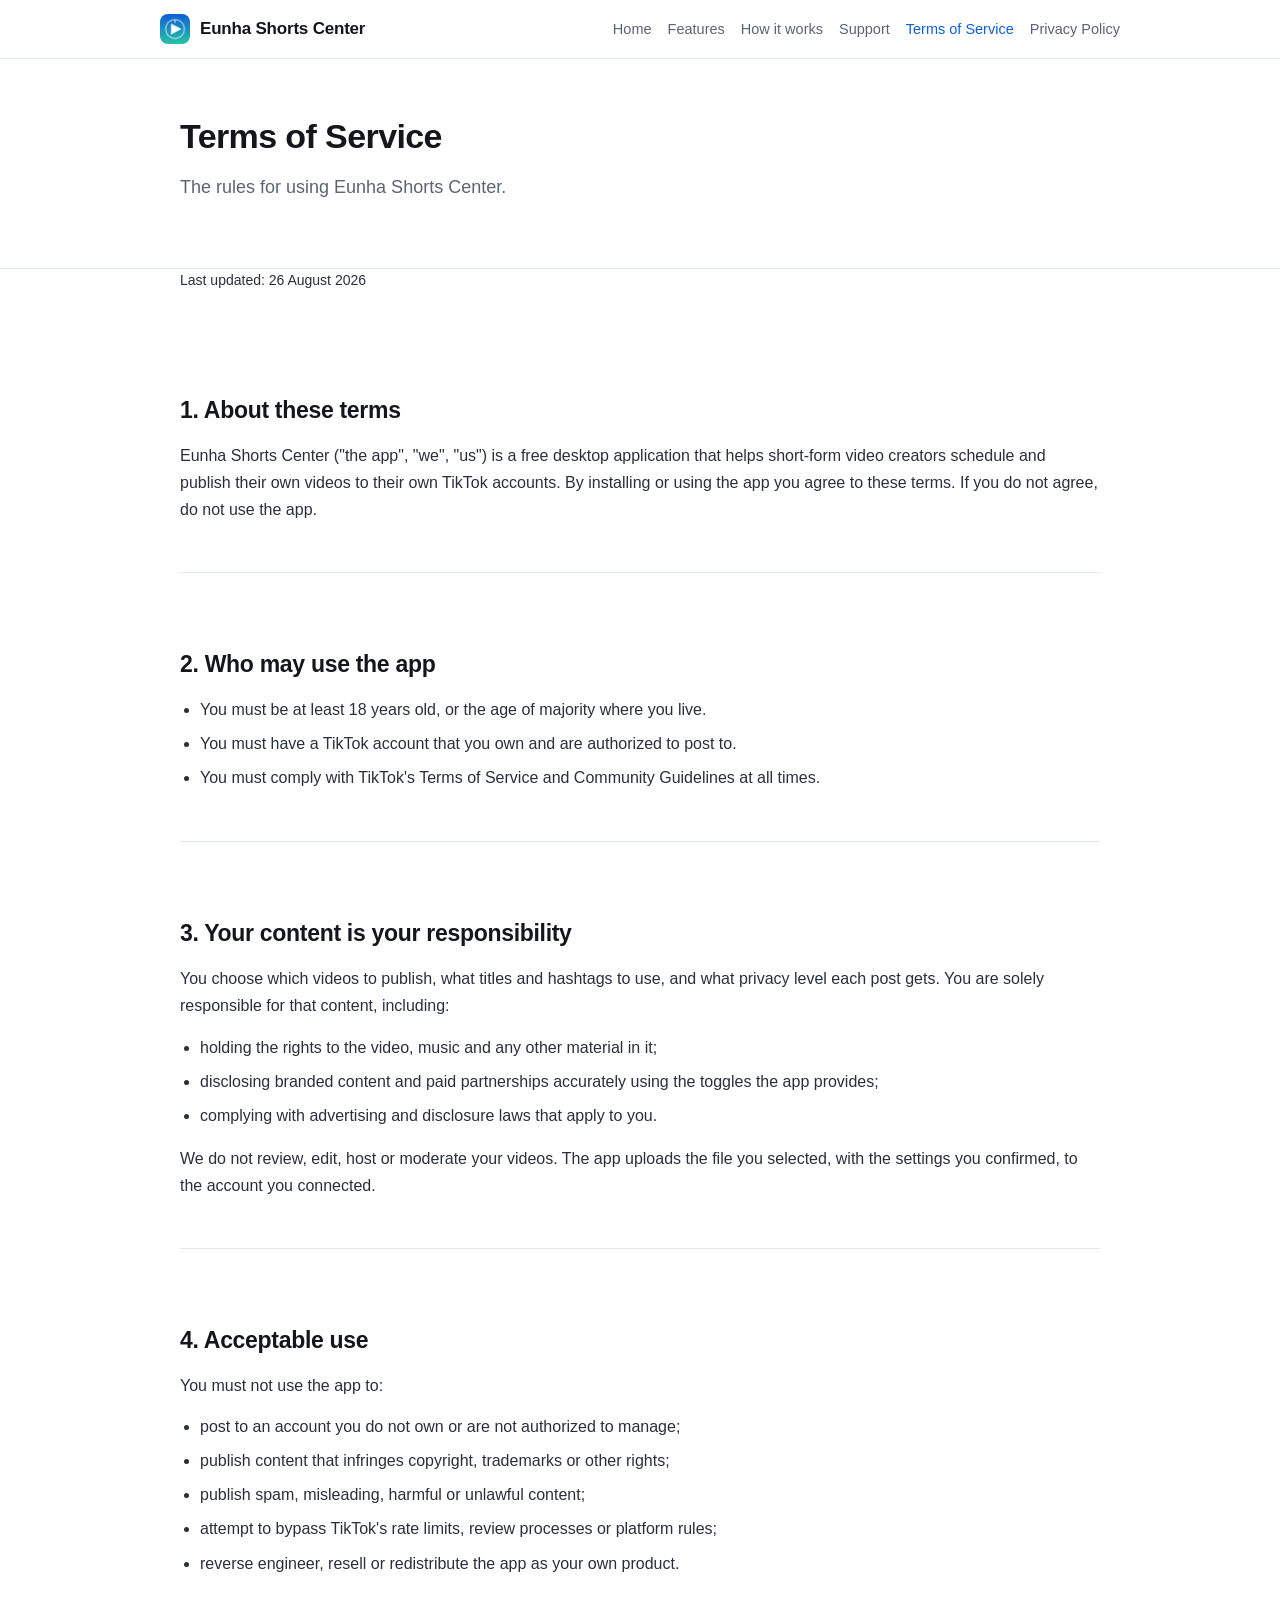
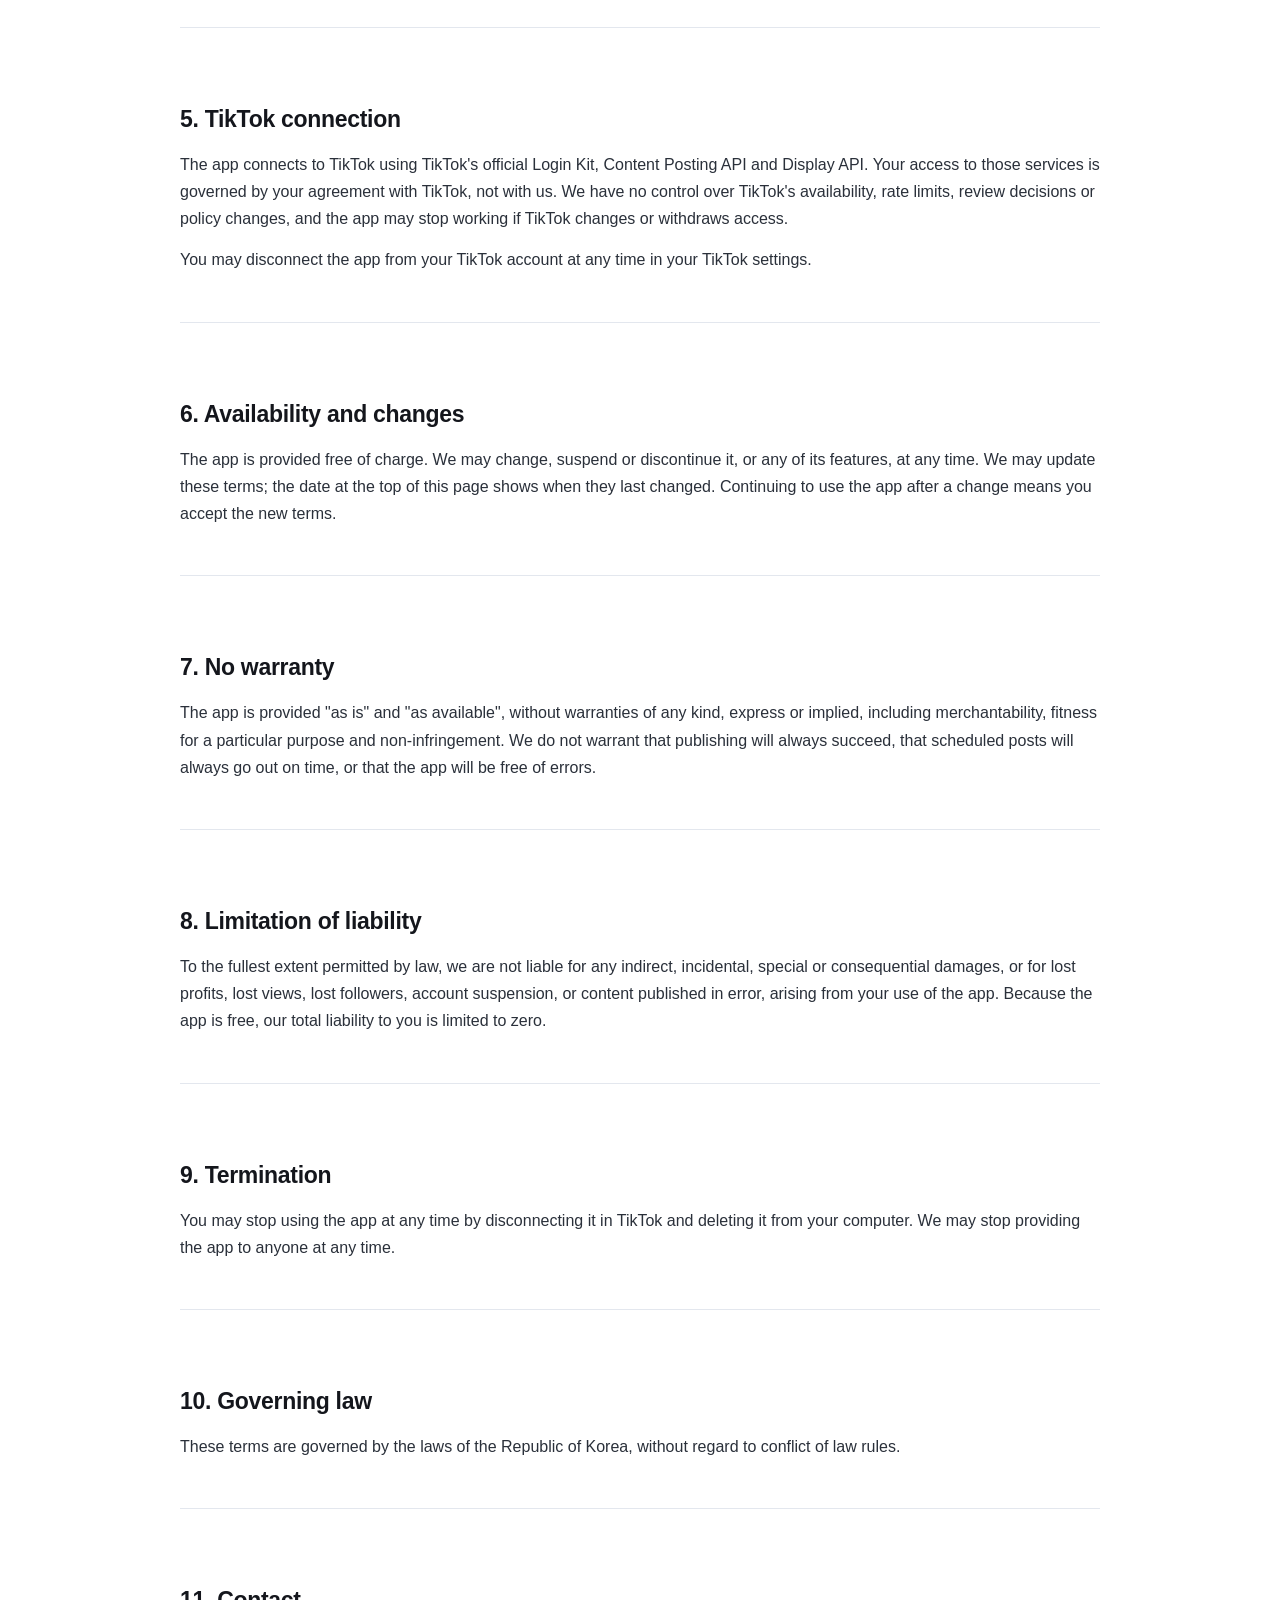
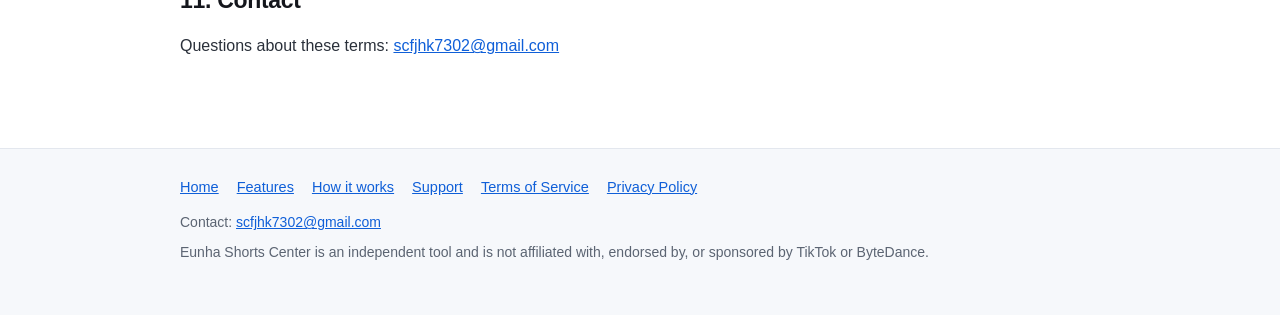
<file: terms.html>
<!DOCTYPE html>
<html lang="en">
<head>
<meta charset="utf-8">
<meta name="viewport" content="width=device-width,initial-scale=1">
<title>Terms of Service — Eunha Shorts Center</title>
<meta name="description" content="Terms of Service for Eunha Shorts Center, a desktop scheduling tool for publishing short videos to TikTok.">
<link rel="icon" href="favicon.ico" sizes="any">
<link rel="icon" type="image/png" sizes="32x32" href="favicon-32.png">
<link rel="icon" type="image/png" sizes="16x16" href="favicon-16.png">
<link rel="icon" type="image/png" sizes="192x192" href="icon-192.png">
<link rel="icon" type="image/png" sizes="512x512" href="icon-512.png">
<link rel="apple-touch-icon" sizes="180x180" href="apple-touch-icon.png">
<meta name="theme-color" content="#0f5fd8">
<meta property="og:image" content="https://kimyungkook.github.io/eunha-shorts-center/icon-512.png">
<link rel="stylesheet" href="style.css">
</head>
<body>

<header>
  <div class="wrap bar">
    <a class="brand" href="index.html"><img class="logo" src="img/app-icon.png" alt="Eunha Shorts Center app icon" width="30" height="30">Eunha Shorts Center</a>
    <nav>
      <a href="index.html">Home</a>
      <a href="features.html">Features</a>
      <a href="how-it-works.html">How it works</a>
      <a href="support.html">Support</a>
      <a href="terms.html" aria-current="page">Terms of Service</a>
      <a href="privacy.html">Privacy Policy</a>
    </nav>
  </div>
</header>

<div class="hero">
  <div class="wrap">
    <h1>Terms of Service</h1>
    <p class="lede">The rules for using Eunha Shorts Center.</p>
  </div>
</div>

<div class="wrap legal">
  <p class="updated">Last updated: 26 August 2026</p>

  <section>
    <h2>1. About these terms</h2>
    <p>Eunha Shorts Center ("the app", "we", "us") is a free desktop application that helps
      short-form video creators schedule and publish their own videos to their own TikTok accounts.
      By installing or using the app you agree to these terms. If you do not agree, do not use the
      app.</p>
  </section>

  <section>
    <h2>2. Who may use the app</h2>
    <ul>
      <li>You must be at least 18 years old, or the age of majority where you live.</li>
      <li>You must have a TikTok account that you own and are authorized to post to.</li>
      <li>You must comply with TikTok's Terms of Service and Community Guidelines at all times.</li>
    </ul>
  </section>

  <section>
    <h2>3. Your content is your responsibility</h2>
    <p>You choose which videos to publish, what titles and hashtags to use, and what privacy level
      each post gets. You are solely responsible for that content, including:</p>
    <ul>
      <li>holding the rights to the video, music and any other material in it;</li>
      <li>disclosing branded content and paid partnerships accurately using the toggles the app
        provides;</li>
      <li>complying with advertising and disclosure laws that apply to you.</li>
    </ul>
    <p>We do not review, edit, host or moderate your videos. The app uploads the file you selected,
      with the settings you confirmed, to the account you connected.</p>
  </section>

  <section>
    <h2>4. Acceptable use</h2>
    <p>You must not use the app to:</p>
    <ul>
      <li>post to an account you do not own or are not authorized to manage;</li>
      <li>publish content that infringes copyright, trademarks or other rights;</li>
      <li>publish spam, misleading, harmful or unlawful content;</li>
      <li>attempt to bypass TikTok's rate limits, review processes or platform rules;</li>
      <li>reverse engineer, resell or redistribute the app as your own product.</li>
    </ul>
  </section>

  <section>
    <h2>5. TikTok connection</h2>
    <p>The app connects to TikTok using TikTok's official Login Kit, Content Posting API and Display
      API. Your access to those services is governed by your agreement with TikTok, not with us. We
      have no control over TikTok's availability, rate limits, review decisions or policy changes,
      and the app may stop working if TikTok changes or withdraws access.</p>
    <p>You may disconnect the app from your TikTok account at any time in your TikTok settings.</p>
  </section>

  <section>
    <h2>6. Availability and changes</h2>
    <p>The app is provided free of charge. We may change, suspend or discontinue it, or any of its
      features, at any time. We may update these terms; the date at the top of this page shows when
      they last changed. Continuing to use the app after a change means you accept the new terms.</p>
  </section>

  <section>
    <h2>7. No warranty</h2>
    <p>The app is provided "as is" and "as available", without warranties of any kind, express or
      implied, including merchantability, fitness for a particular purpose and non-infringement. We
      do not warrant that publishing will always succeed, that scheduled posts will always go out on
      time, or that the app will be free of errors.</p>
  </section>

  <section>
    <h2>8. Limitation of liability</h2>
    <p>To the fullest extent permitted by law, we are not liable for any indirect, incidental,
      special or consequential damages, or for lost profits, lost views, lost followers, account
      suspension, or content published in error, arising from your use of the app. Because the app
      is free, our total liability to you is limited to zero.</p>
  </section>

  <section>
    <h2>9. Termination</h2>
    <p>You may stop using the app at any time by disconnecting it in TikTok and deleting it from
      your computer. We may stop providing the app to anyone at any time.</p>
  </section>

  <section>
    <h2>10. Governing law</h2>
    <p>These terms are governed by the laws of the Republic of Korea, without regard to conflict of
      law rules.</p>
  </section>

  <section>
    <h2>11. Contact</h2>
    <p>Questions about these terms:
      <a href="mailto:scfjhk7302@gmail.com">scfjhk7302@gmail.com</a></p>
  </section>
</div>

<footer>
  <div class="wrap">
    <div class="fnav">
      <a href="index.html">Home</a>
      <a href="features.html">Features</a>
      <a href="how-it-works.html">How it works</a>
      <a href="support.html">Support</a>
      <a href="terms.html">Terms of Service</a>
      <a href="privacy.html">Privacy Policy</a>
    </div>
    <p>Contact: <a href="mailto:scfjhk7302@gmail.com">scfjhk7302@gmail.com</a></p>
    <p>Eunha Shorts Center is an independent tool and is not affiliated with, endorsed by, or
      sponsored by TikTok or ByteDance.</p>
  </div>
</footer>

</body>
</html>
</file>
<file: style.css>
:root{
  --ink:#14161c; --muted:#5b6472; --line:#e3e7ee; --bg:#ffffff; --soft:#f6f8fb;
  --brand:#0f5fd8; --brand-soft:#eaf1fd; --ok:#0b8043;
  --max:960px;
}
*{box-sizing:border-box}
html{-webkit-text-size-adjust:100%}
body{
  margin:0; background:var(--bg); color:var(--ink);
  font:16px/1.7 -apple-system,BlinkMacSystemFont,"Segoe UI",Roboto,"Helvetica Neue",Arial,"Noto Sans KR",sans-serif;
}
a{color:var(--brand)}
img{max-width:100%;height:auto;display:block}
.wrap{max-width:var(--max);margin:0 auto;padding:0 20px}

/* ---- header: policy links always visible, no menu to open ---- */
header{border-bottom:1px solid var(--line);background:var(--bg)}
.bar{display:flex;flex-wrap:wrap;align-items:center;gap:14px;padding:14px 0}
.brand{display:flex;align-items:center;gap:10px;font-weight:800;letter-spacing:-.2px;text-decoration:none;color:var(--ink);font-size:17px}
.logo{width:30px;height:30px;border-radius:8px;flex:none;display:block}
nav{display:flex;flex-wrap:wrap;gap:6px 16px;margin-left:auto}
nav a{color:var(--muted);text-decoration:none;font-size:14.5px;white-space:nowrap}
nav a:hover,nav a[aria-current="page"]{color:var(--brand)}

/* ---- sections ---- */
.hero{padding:56px 0 44px;border-bottom:1px solid var(--line)}
h1{font-size:34px;line-height:1.25;margin:0 0 14px;letter-spacing:-.6px}
h2{font-size:23px;margin:38px 0 12px;letter-spacing:-.3px}
h3{font-size:17px;margin:24px 0 6px}
.lede{font-size:18px;color:var(--muted);margin:0 0 22px;max-width:640px}
p{margin:0 0 14px}
section{padding:34px 0}
section+section{border-top:1px solid var(--line)}

/* 홈 상단의 앱 아이덴티티 블록. 틱톡에 제출한 앱 아이콘과 같은 그림을 크게 보여준다. */
.appid{display:flex;align-items:center;gap:16px;margin:26px 0 0;padding:16px 18px;
  border:1px solid var(--line);border-radius:14px;background:var(--soft);max-width:420px}
.appid img{border-radius:18px;flex:none}
.appid strong{display:block;font-size:16px}
.appid span{display:block;color:var(--muted);font-size:14px;margin-top:2px}

.grid{display:grid;gap:18px;grid-template-columns:repeat(auto-fit,minmax(250px,1fr));margin:18px 0 0}
.card{border:1px solid var(--line);border-radius:12px;padding:18px 18px 20px;background:var(--soft)}
.card h3{margin-top:0}
.card p{margin:0;color:var(--muted);font-size:15px}

.steps{counter-reset:s;list-style:none;padding:0;margin:18px 0 0}
.steps li{counter-increment:s;position:relative;padding:0 0 20px 44px;margin:0}
.steps li::before{
  content:counter(s);position:absolute;left:0;top:0;width:28px;height:28px;border-radius:50%;
  background:var(--brand-soft);color:var(--brand);font-weight:700;font-size:14px;
  display:flex;align-items:center;justify-content:center
}
.steps strong{display:block;margin-bottom:2px}
.steps span{color:var(--muted);font-size:15px}

figure{margin:22px 0 0;border:1px solid var(--line);border-radius:12px;overflow:hidden;background:var(--soft)}
figcaption{padding:11px 14px;font-size:13.5px;color:var(--muted);border-top:1px solid var(--line)}

.note{border-left:3px solid var(--brand);background:var(--brand-soft);padding:14px 16px;border-radius:0 8px 8px 0;margin:20px 0;font-size:15px}
.kv{width:100%;border-collapse:collapse;margin:16px 0;font-size:15px}
.kv th,.kv td{text-align:left;padding:11px 12px;border-bottom:1px solid var(--line);vertical-align:top}
.kv th{width:34%;font-weight:600;color:var(--muted)}
.tablewrap{overflow-x:auto}

.legal p,.legal li{color:#2a303a}
.legal ul{margin:0 0 16px;padding-left:20px}
.legal li{margin-bottom:7px}
.updated{color:var(--muted);font-size:14px;margin-bottom:26px}

footer{border-top:1px solid var(--line);margin-top:40px;padding:26px 0 44px;background:var(--soft)}
.fnav{display:flex;flex-wrap:wrap;gap:8px 18px;margin-bottom:12px}
.fnav a{font-size:14.5px}
footer p{color:var(--muted);font-size:14px;margin:0 0 6px}

@media(max-width:560px){
  h1{font-size:27px}
  .hero{padding:38px 0 30px}
  nav{margin-left:0;width:100%}
}
</file>
